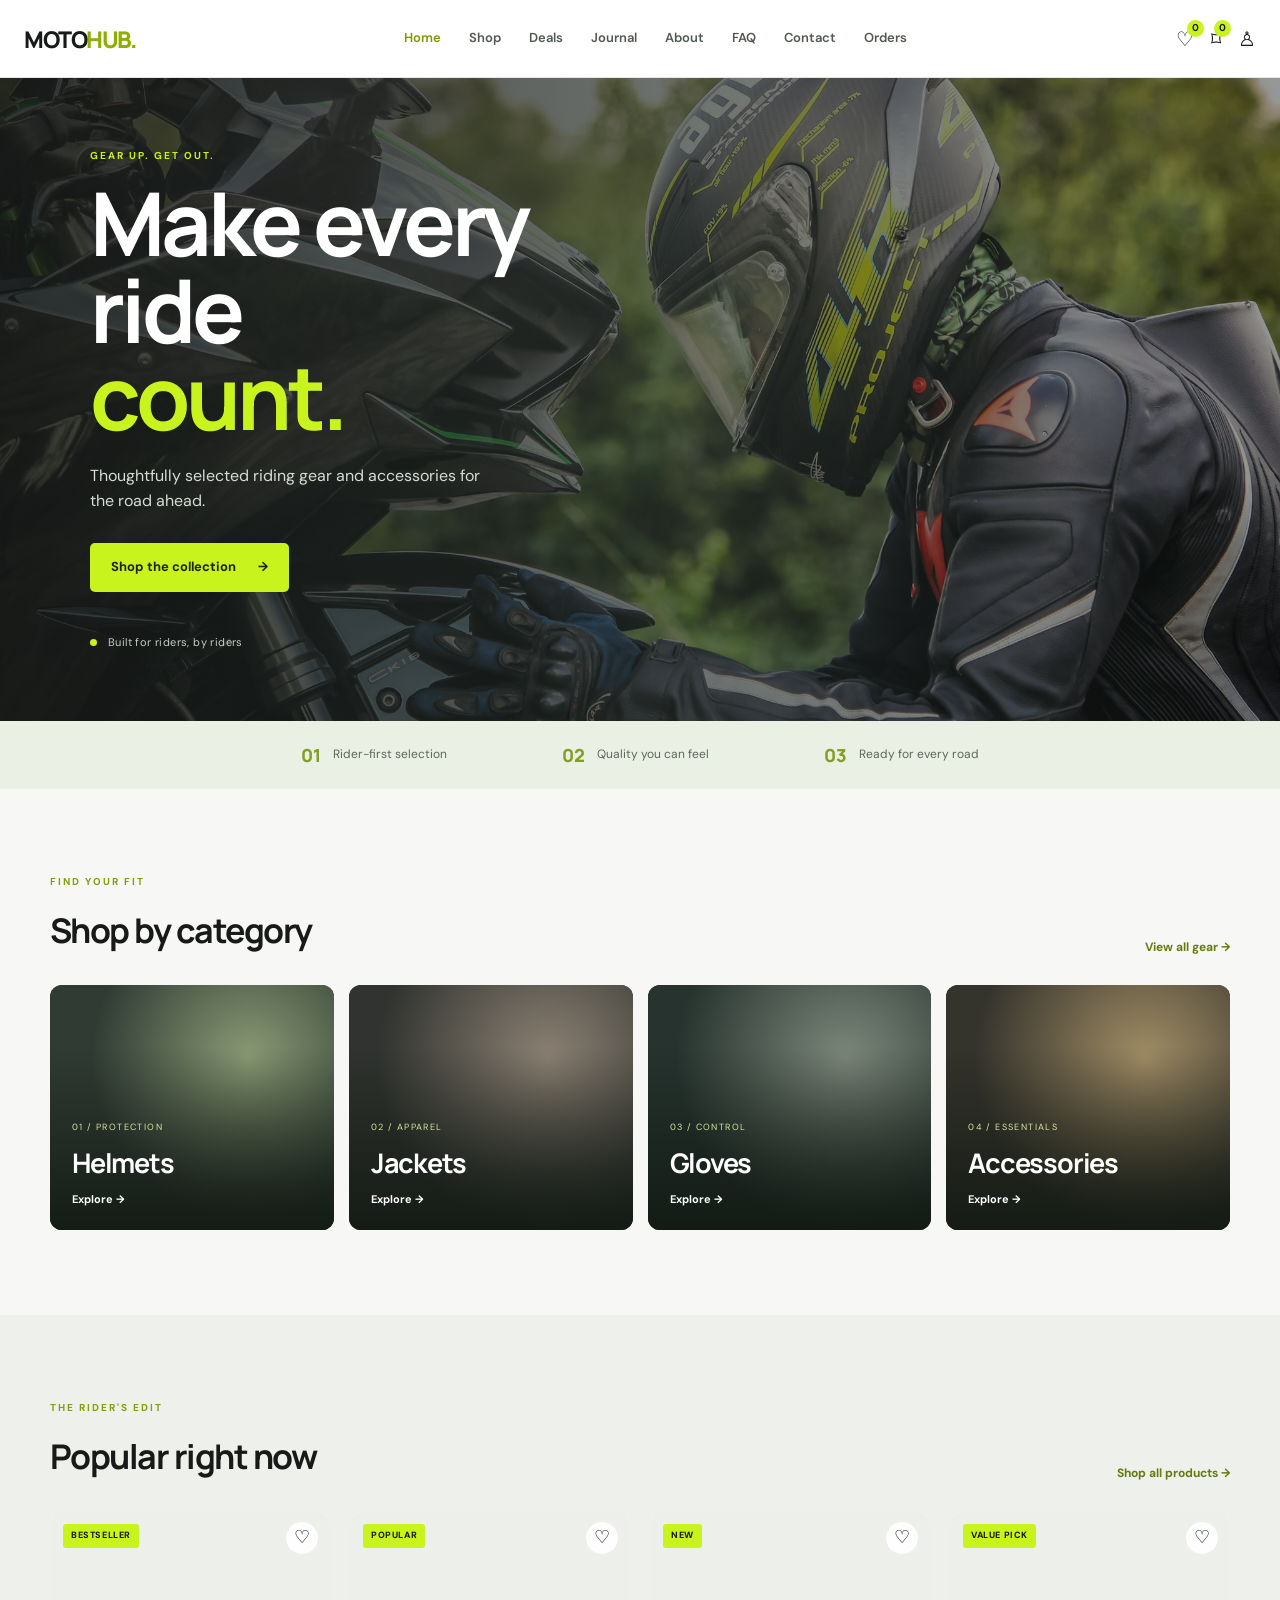
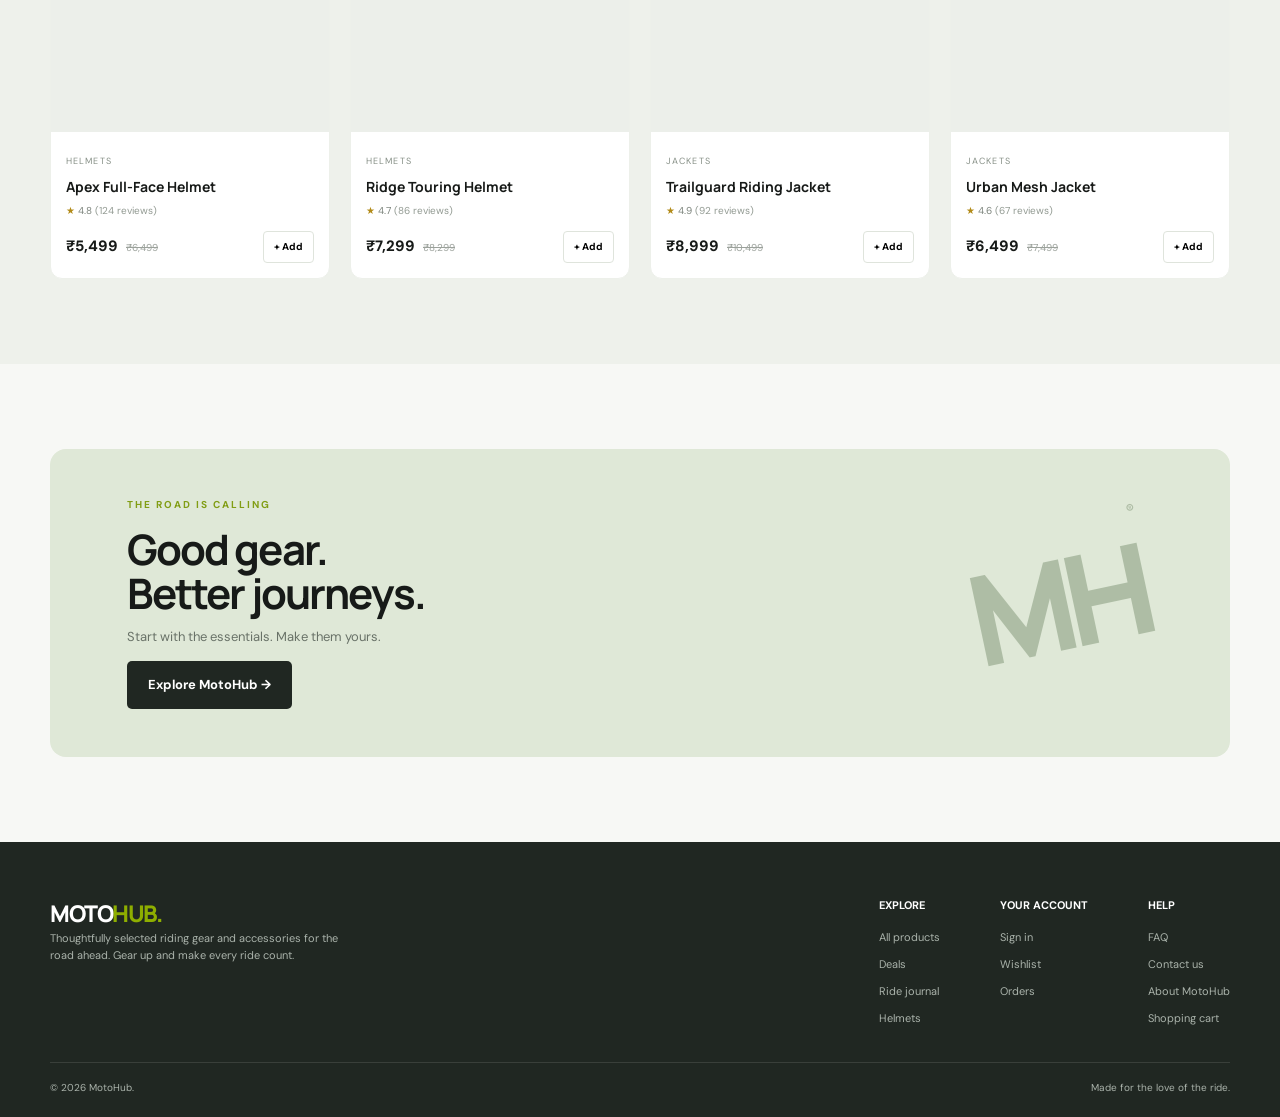
<file: index.html>
<!DOCTYPE html>
<html lang="en">
<head>
  <meta charset="UTF-8"><meta name="viewport" content="width=device-width, initial-scale=1.0">
  <meta name="description" content="MotoHub — motorcycle gear and riding essentials.">
  <title>MotoHub | Ride Ready</title><link rel="stylesheet" href="css/style.css">
</head>
<body data-page="home">
  <div id="site-header"></div>
  <main>
    <section class="hero">
      <div class="hero-content">
        <span class="eyebrow">GEAR UP. GET OUT.</span>
        <h1>Make every ride<br><em>count.</em></h1>
        <p>Thoughtfully selected riding gear and accessories for the road ahead.</p>
        <a class="btn btn-light" href="pages/products.html">Shop the collection <span>→</span></a>
        <div class="hero-note"><span class="live-dot"></span> Built for riders, by riders</div>
      </div>
      <!-- <div class="hero-art"><div class="hero-ring"></div><div class="hero-label">MOTO<br>HUB<span>®</span></div></div> -->
    </section>
    <section class="trust-strip">
      <div><strong>01</strong><span>Rider-first selection</span></div><div><strong>02</strong><span>Quality you can feel</span></div><div><strong>03</strong><span>Ready for every road</span></div>
    </section>
    <section class="section container">
      <div class="section-heading"><div><span class="eyebrow">FIND YOUR FIT</span><h2>Shop by category</h2></div><a class="text-link" href="pages/products.html">View all gear →</a></div>
      <div class="category-grid">
        <a class="category-card category-helmet" href="pages/products.html?category=Helmets"><span>01 / PROTECTION</span><h3>Helmets</h3><b>Explore →</b></a>
        <a class="category-card category-jacket" href="pages/products.html?category=Jackets"><span>02 / APPAREL</span><h3>Jackets</h3><b>Explore →</b></a>
        <a class="category-card category-gloves" href="pages/products.html?category=Gloves"><span>03 / CONTROL</span><h3>Gloves</h3><b>Explore →</b></a>
        <a class="category-card category-accessory" href="pages/products.html?category=Accessories"><span>04 / ESSENTIALS</span><h3>Accessories</h3><b>Explore →</b></a>
      </div>
    </section>
    <section class="section featured-section"><div class="container">
      <div class="section-heading"><div><span class="eyebrow">THE RIDER'S EDIT</span><h2>Popular right now</h2></div><a class="text-link" href="pages/products.html">Shop all products →</a></div>
      <div id="featured-products" class="product-grid"></div>
    </div></section>
    <section class="wide-promo container"><div><span class="eyebrow">THE ROAD IS CALLING</span><h2>Good gear.<br>Better journeys.</h2><p>Start with the essentials. Make them yours.</p><a href="pages/products.html" class="btn btn-dark">Explore MotoHub →</a></div><div class="promo-mark">MH<span>®</span></div></section>
  </main>
  <div id="site-footer"></div>
  <script src="js/products.js"></script><script src="js/app.js"></script>
</body></html>
</file>
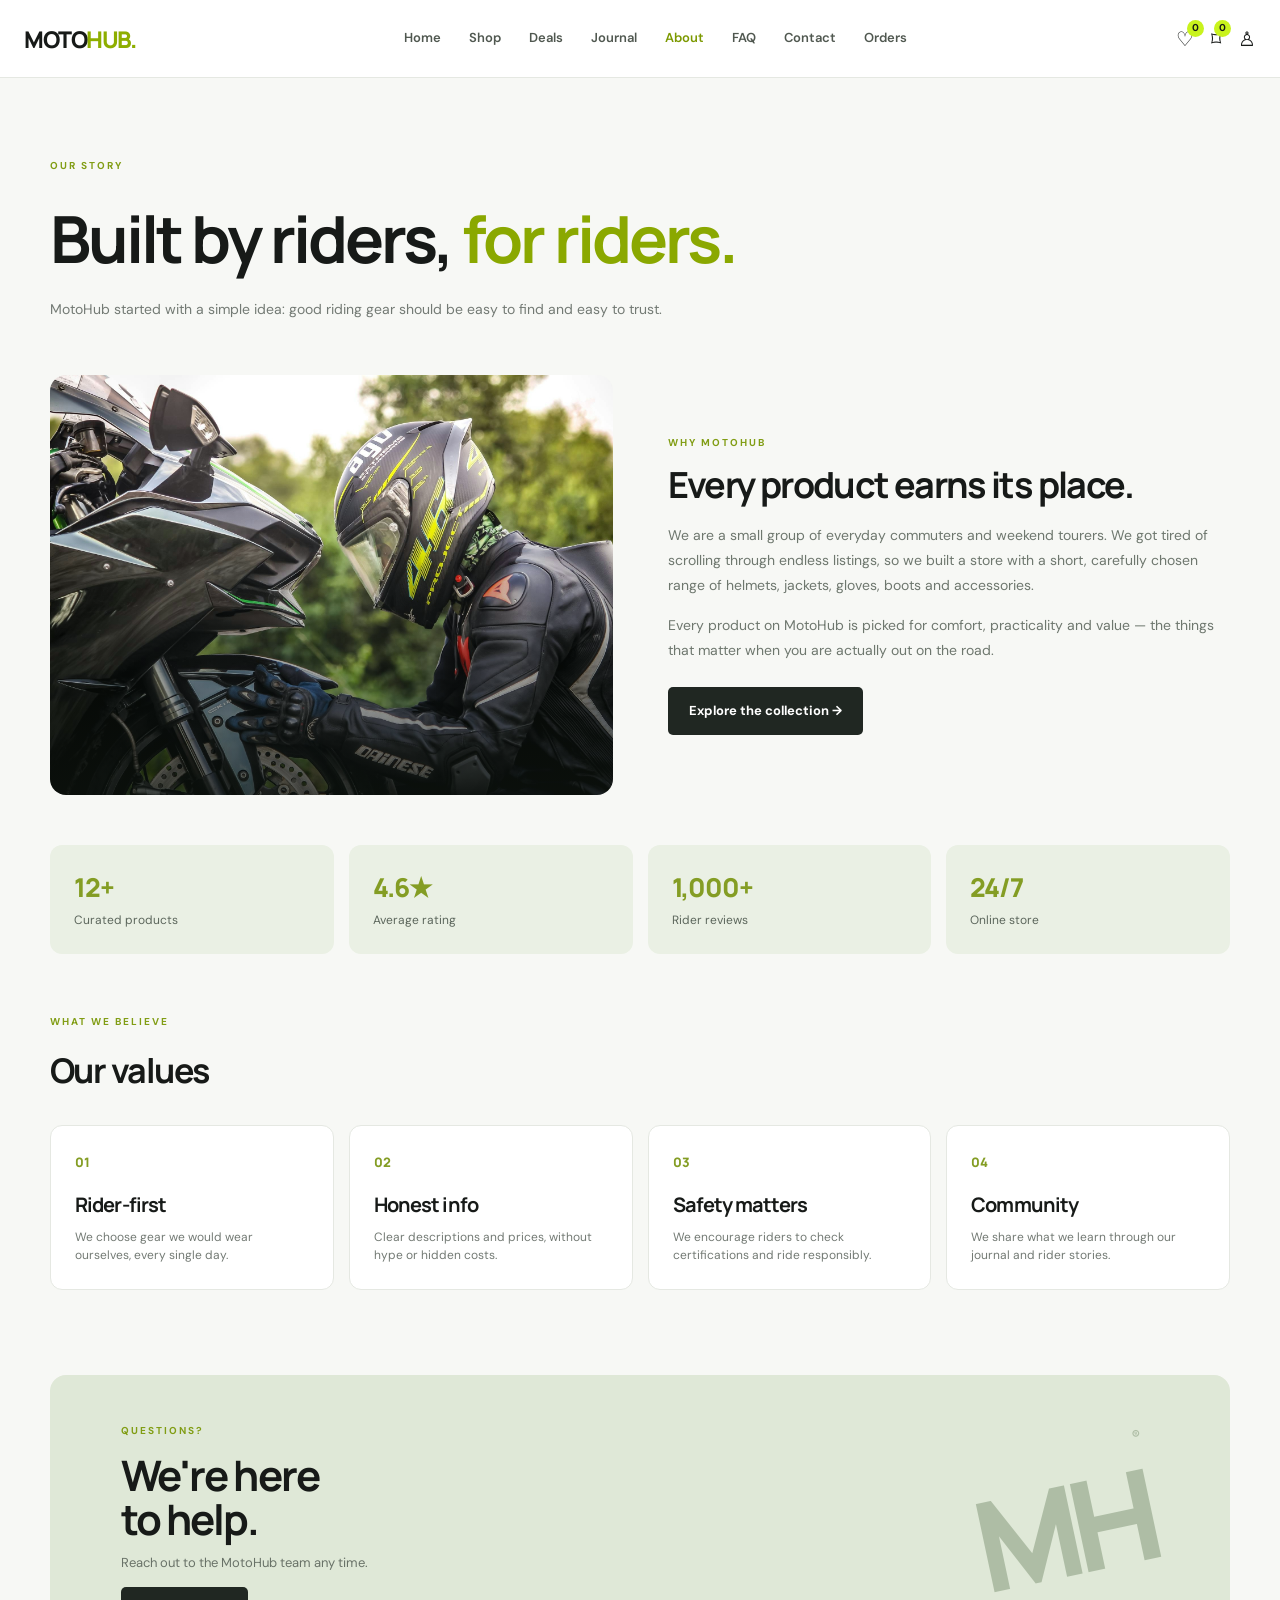
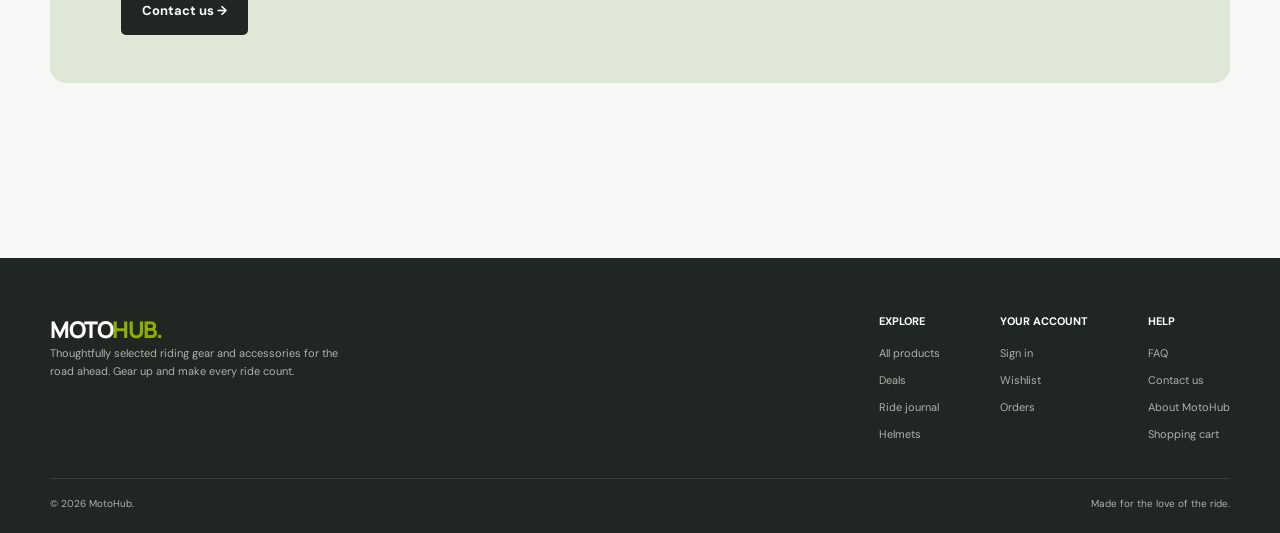
<file: pages/about.html>
<!DOCTYPE html>
<html lang="en">

<head>
    <meta charset="UTF-8">
    <meta name="viewport" content="width=device-width, initial-scale=1.0">
    <title>About Us | MotoHub</title>
    <link rel="stylesheet" href="../css/style.css">
</head>

<body data-page="about">
    <div id="site-header"></div>
    <main class="container page-main">
        <div class="page-intro"><span class="eyebrow">OUR STORY</span>
            <h1>Built by riders, <em>for riders.</em></h1>
            <p>MotoHub started with a simple idea: good riding gear should be easy to find and easy to trust.</p>
        </div>
        <section class="about-split">
            <div class="about-image"></div>
            <div class="about-copy">
                <span class="eyebrow">WHY MOTOHUB</span>
                <h2>Every product earns its place.</h2>
                <p>We are a small group of everyday commuters and weekend tourers. We got tired of scrolling through endless listings, so we built a store with a short, carefully chosen range of helmets, jackets, gloves, boots and accessories.</p>
                <p>Every product on MotoHub is picked for comfort, practicality and value — the things that matter when you are actually out on the road.</p>
                <a class="btn btn-dark" href="products.html">Explore the collection →</a>
            </div>
        </section>
        <section class="stats-grid">
            <div><strong>12+</strong><span>Curated products</span></div>
            <div><strong>4.6★</strong><span>Average rating</span></div>
            <div><strong>1,000+</strong><span>Rider reviews</span></div>
            <div><strong>24/7</strong><span>Online store</span></div>
        </section>
        <section class="section-sm">
            <div class="section-heading">
                <div><span class="eyebrow">WHAT WE BELIEVE</span>
                    <h2>Our values</h2>
                </div>
            </div>
            <div class="value-grid">
                <div class="value-card"><span>01</span>
                    <h3>Rider-first</h3>
                    <p>We choose gear we would wear ourselves, every single day.</p>
                </div>
                <div class="value-card"><span>02</span>
                    <h3>Honest info</h3>
                    <p>Clear descriptions and prices, without hype or hidden costs.</p>
                </div>
                <div class="value-card"><span>03</span>
                    <h3>Safety matters</h3>
                    <p>We encourage riders to check certifications and ride responsibly.</p>
                </div>
                <div class="value-card"><span>04</span>
                    <h3>Community</h3>
                    <p>We share what we learn through our journal and rider stories.</p>
                </div>
            </div>
        </section>
        <section class="wide-promo">
            <div><span class="eyebrow">QUESTIONS?</span>
                <h2>We're here<br>to help.</h2>
                <p>Reach out to the MotoHub team any time.</p><a href="contact.html" class="btn btn-dark">Contact us →</a>
            </div>
            <div class="promo-mark">MH<span>®</span></div>
        </section>
    </main>
    <div id="site-footer"></div>
    <script src="../js/products.js"></script>
    <script src="../js/app.js"></script>
</body>

</html>
</file>
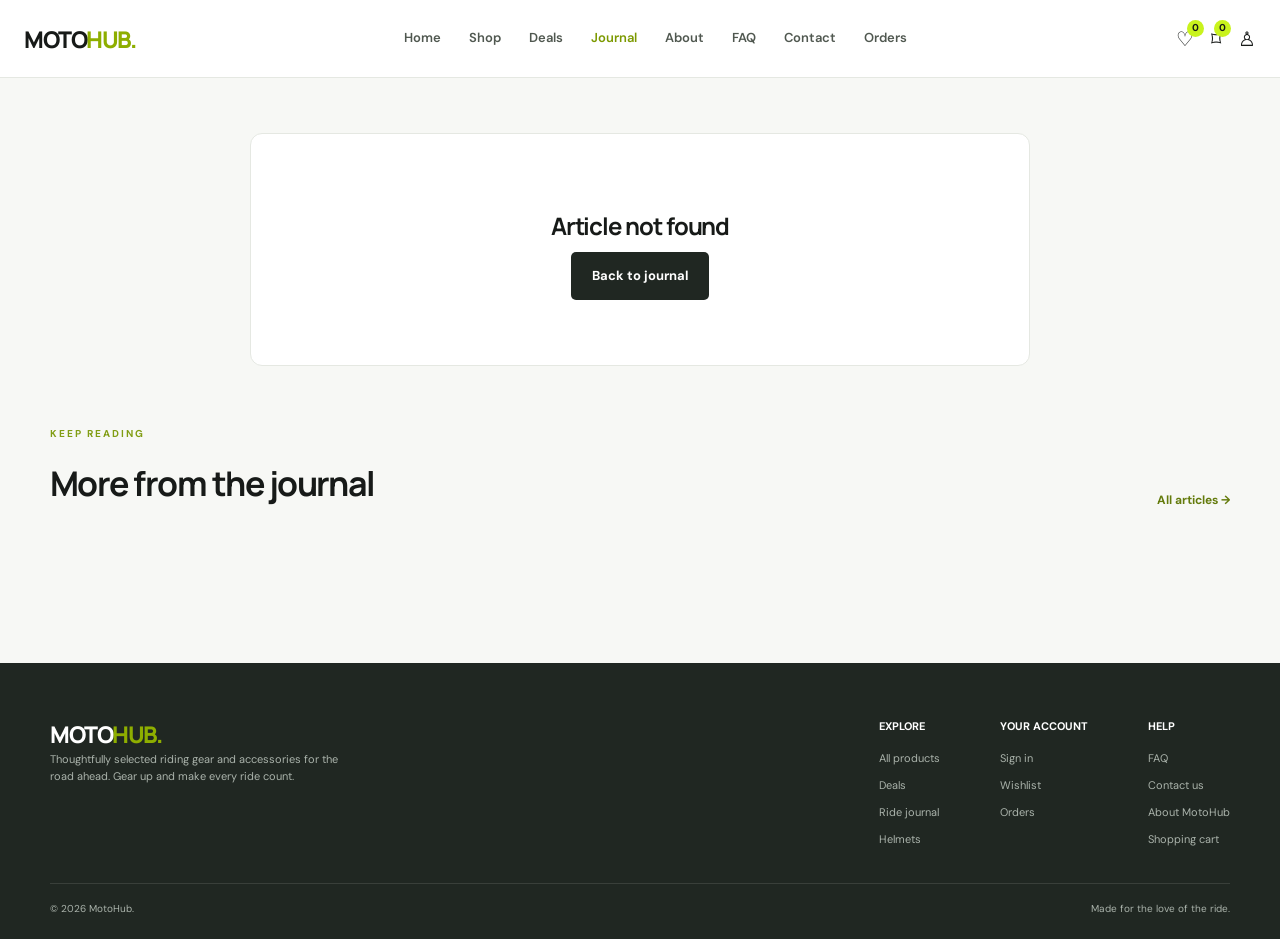
<file: pages/article.html>
<!DOCTYPE html>
<html lang="en">

<head>
    <meta charset="UTF-8">
    <meta name="viewport" content="width=device-width, initial-scale=1.0">
    <title>Article | MotoHub</title>
    <link rel="stylesheet" href="../css/style.css">
</head>

<body data-page="article">
    <div id="site-header"></div>
    <main class="container page-main">
        <article id="article" class="article"></article>
        <section class="section-sm">
            <div class="section-heading">
                <div><span class="eyebrow">KEEP READING</span>
                    <h2>More from the journal</h2>
                </div><a class="text-link" href="journal.html">All articles →</a>
            </div>
            <div id="related-posts" class="post-grid"></div>
        </section>
    </main>
    <div id="site-footer"></div>
    <script src="../js/products.js"></script>
    <script src="../js/app.js"></script>
</body>

</html>
</file>
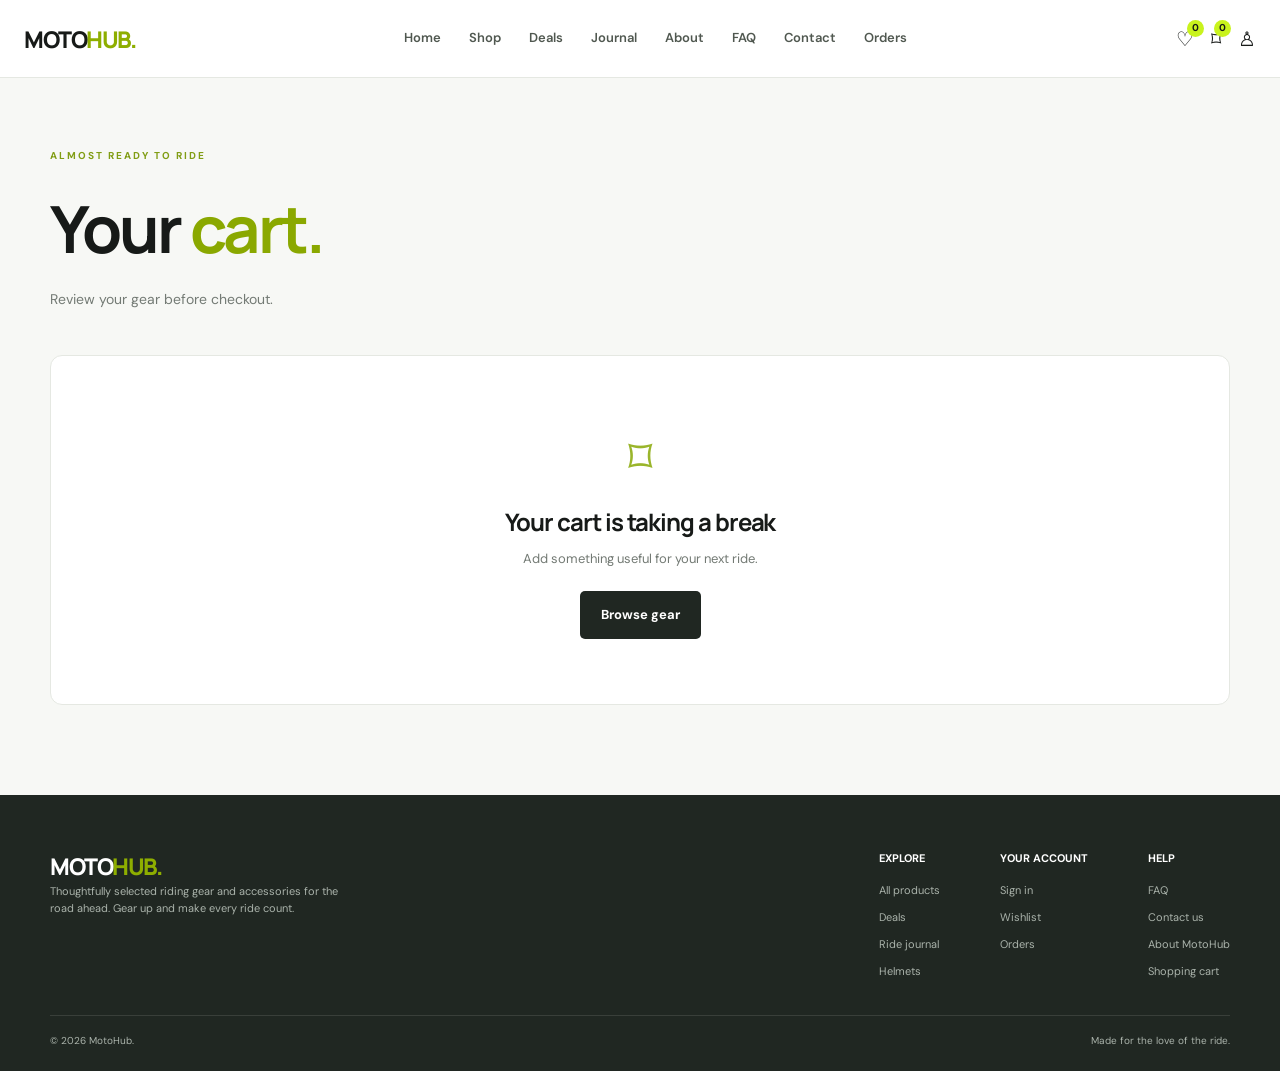
<file: pages/cart.html>
<!DOCTYPE html>
<html lang="en">

<head>
    <meta charset="UTF-8">
    <meta name="viewport" content="width=device-width, initial-scale=1.0">
    <title>Your Cart | MotoHub</title>
    <link rel="stylesheet" href="../css/style.css">
</head>

<body data-page="cart">
    <div id="site-header"></div>
    <main class="container page-main">
        <div class="page-intro compact"><span class="eyebrow">ALMOST READY TO RIDE</span>
            <h1>Your <em>cart.</em></h1>
            <p>Review your gear before checkout.</p>
        </div>
        <div id="cart-content" class="cart-layout"></div>
    </main>
    <div id="site-footer"></div>
    <script src="../js/products.js"></script>
    <script src="../js/app.js"></script>
</body>

</html>
</file>
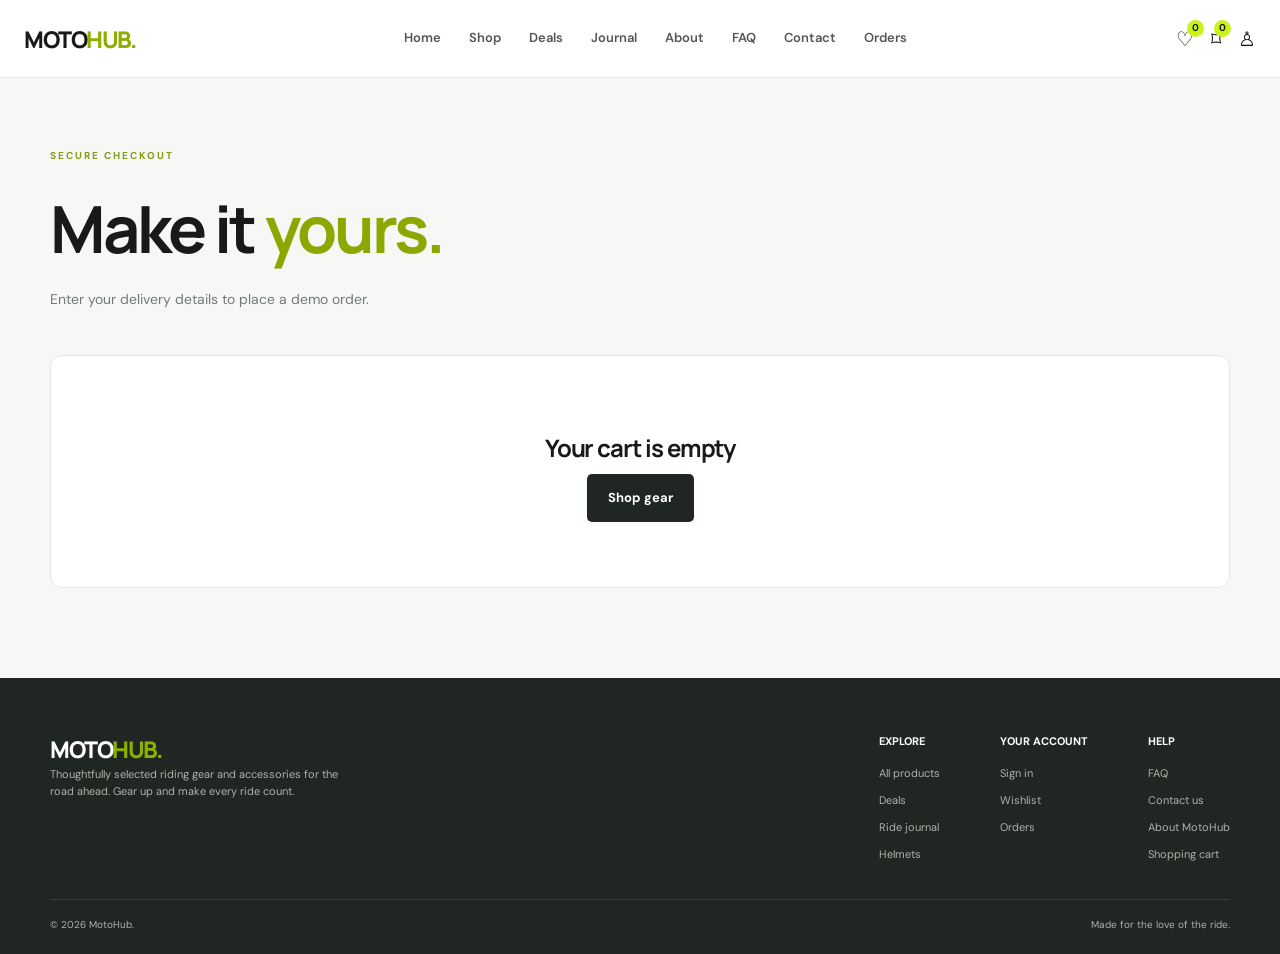
<file: pages/checkout.html>
<!DOCTYPE html>
<html lang="en">

<head>
    <meta charset="UTF-8">
    <meta name="viewport" content="width=device-width, initial-scale=1.0">
    <title>Checkout | MotoHub</title>
    <link rel="stylesheet" href="../css/style.css">
</head>

<body data-page="checkout">
    <div id="site-header"></div>
    <main class="container page-main">
        <div class="page-intro compact"><span class="eyebrow">SECURE CHECKOUT</span>
            <h1>Make it <em>yours.</em></h1>
            <p>Enter your delivery details to place a demo order.</p>
        </div>
        <div id="checkout-content"></div>
    </main>
    <div id="site-footer"></div>
    <script src="../js/products.js"></script>
    <script src="../js/app.js"></script>
</body>

</html>
</file>
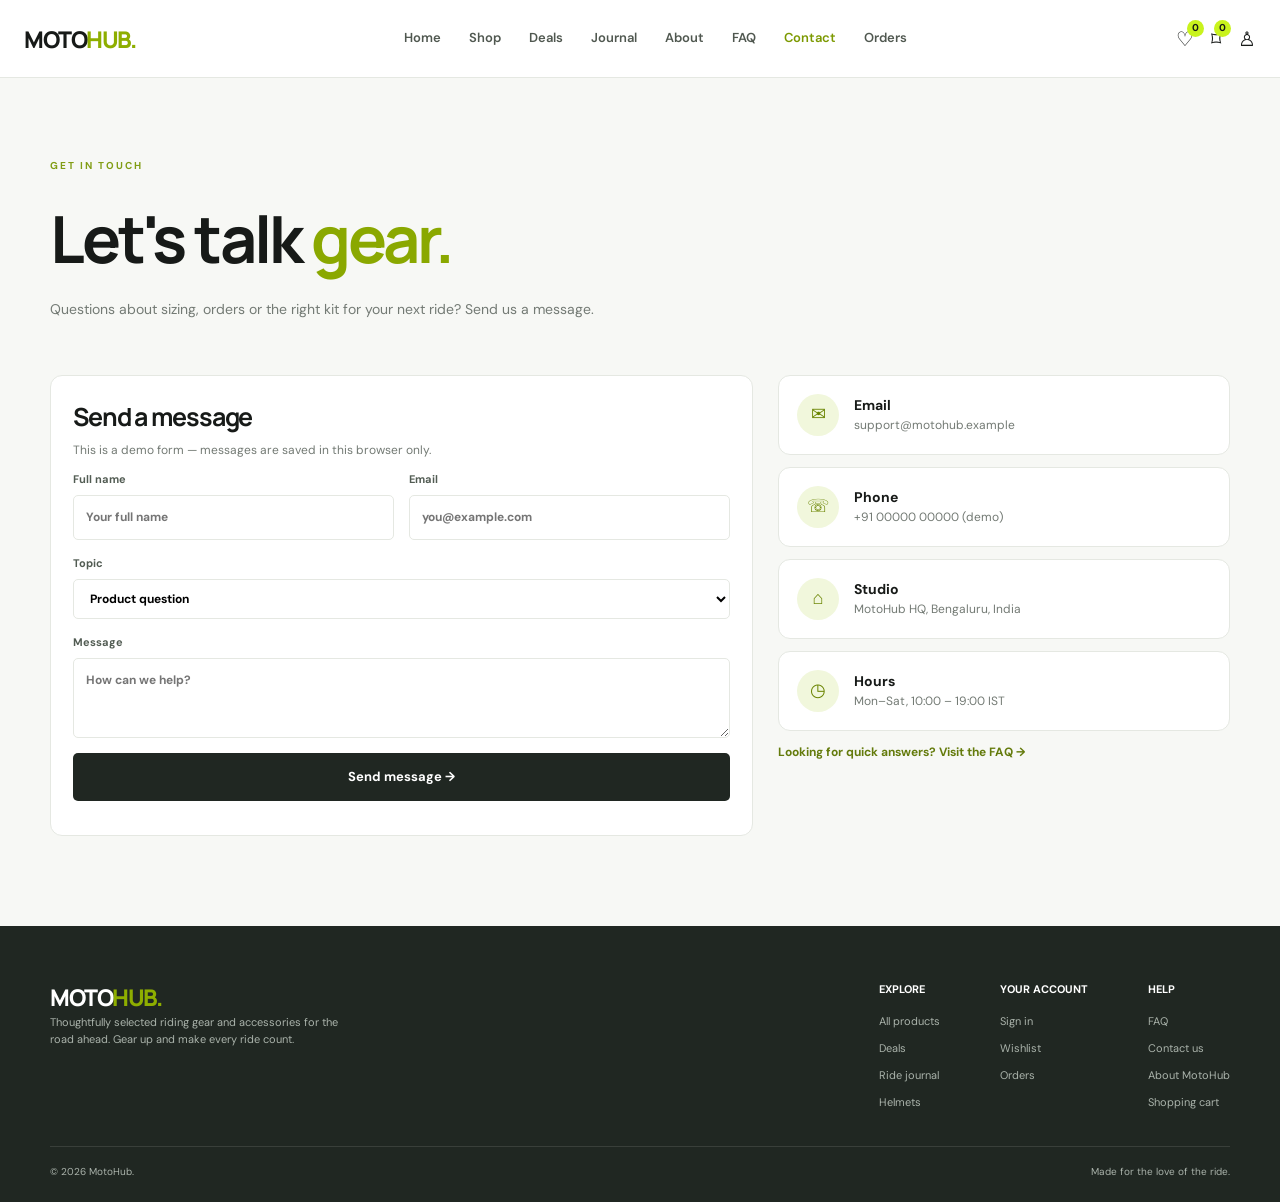
<file: pages/contact.html>
<!DOCTYPE html>
<html lang="en">

<head>
    <meta charset="UTF-8">
    <meta name="viewport" content="width=device-width, initial-scale=1.0">
    <title>Contact Us | MotoHub</title>
    <link rel="stylesheet" href="../css/style.css">
</head>

<body data-page="contact">
    <div id="site-header"></div>
    <main class="container page-main">
        <div class="page-intro"><span class="eyebrow">GET IN TOUCH</span>
            <h1>Let's talk <em>gear.</em></h1>
            <p>Questions about sizing, orders or the right kit for your next ride? Send us a message.</p>
        </div>
        <div class="contact-layout">
            <form id="contact-form" class="form-card">
                <h2>Send a message</h2>
                <p class="muted">This is a demo form — messages are saved in this browser only.</p>
                <div class="checkout-form">
                    <label>Full name<input name="name" required minlength="2" placeholder="Your full name"></label>
                    <label>Email<input name="email" type="email" required placeholder="you@example.com"></label>
                    <label class="full-field">Topic<select name="topic">
                            <option>Product question</option>
                            <option>Order &amp; delivery</option>
                            <option>Returns</option>
                            <option>Something else</option>
                        </select></label>
                    <label class="full-field">Message<textarea name="message" required minlength="10" placeholder="How can we help?"></textarea></label>
                    <button class="btn btn-dark" type="submit">Send message →</button>
                </div>
                <p id="contact-message" class="form-message success" aria-live="polite"></p>
            </form>
            <aside class="contact-info">
                <div class="info-card"><span class="info-icon">✉</span>
                    <div><strong>Email</strong><span>support@motohub.example</span></div>
                </div>
                <div class="info-card"><span class="info-icon">☏</span>
                    <div><strong>Phone</strong><span>+91 00000 00000 (demo)</span></div>
                </div>
                <div class="info-card"><span class="info-icon">⌂</span>
                    <div><strong>Studio</strong><span>MotoHub HQ, Bengaluru, India</span></div>
                </div>
                <div class="info-card"><span class="info-icon">◷</span>
                    <div><strong>Hours</strong><span>Mon–Sat, 10:00 – 19:00 IST</span></div>
                </div>
                <a class="text-link" href="faq.html">Looking for quick answers? Visit the FAQ →</a>
            </aside>
        </div>
    </main>
    <div id="site-footer"></div>
    <script src="../js/products.js"></script>
    <script src="../js/app.js"></script>
</body>

</html>
</file>
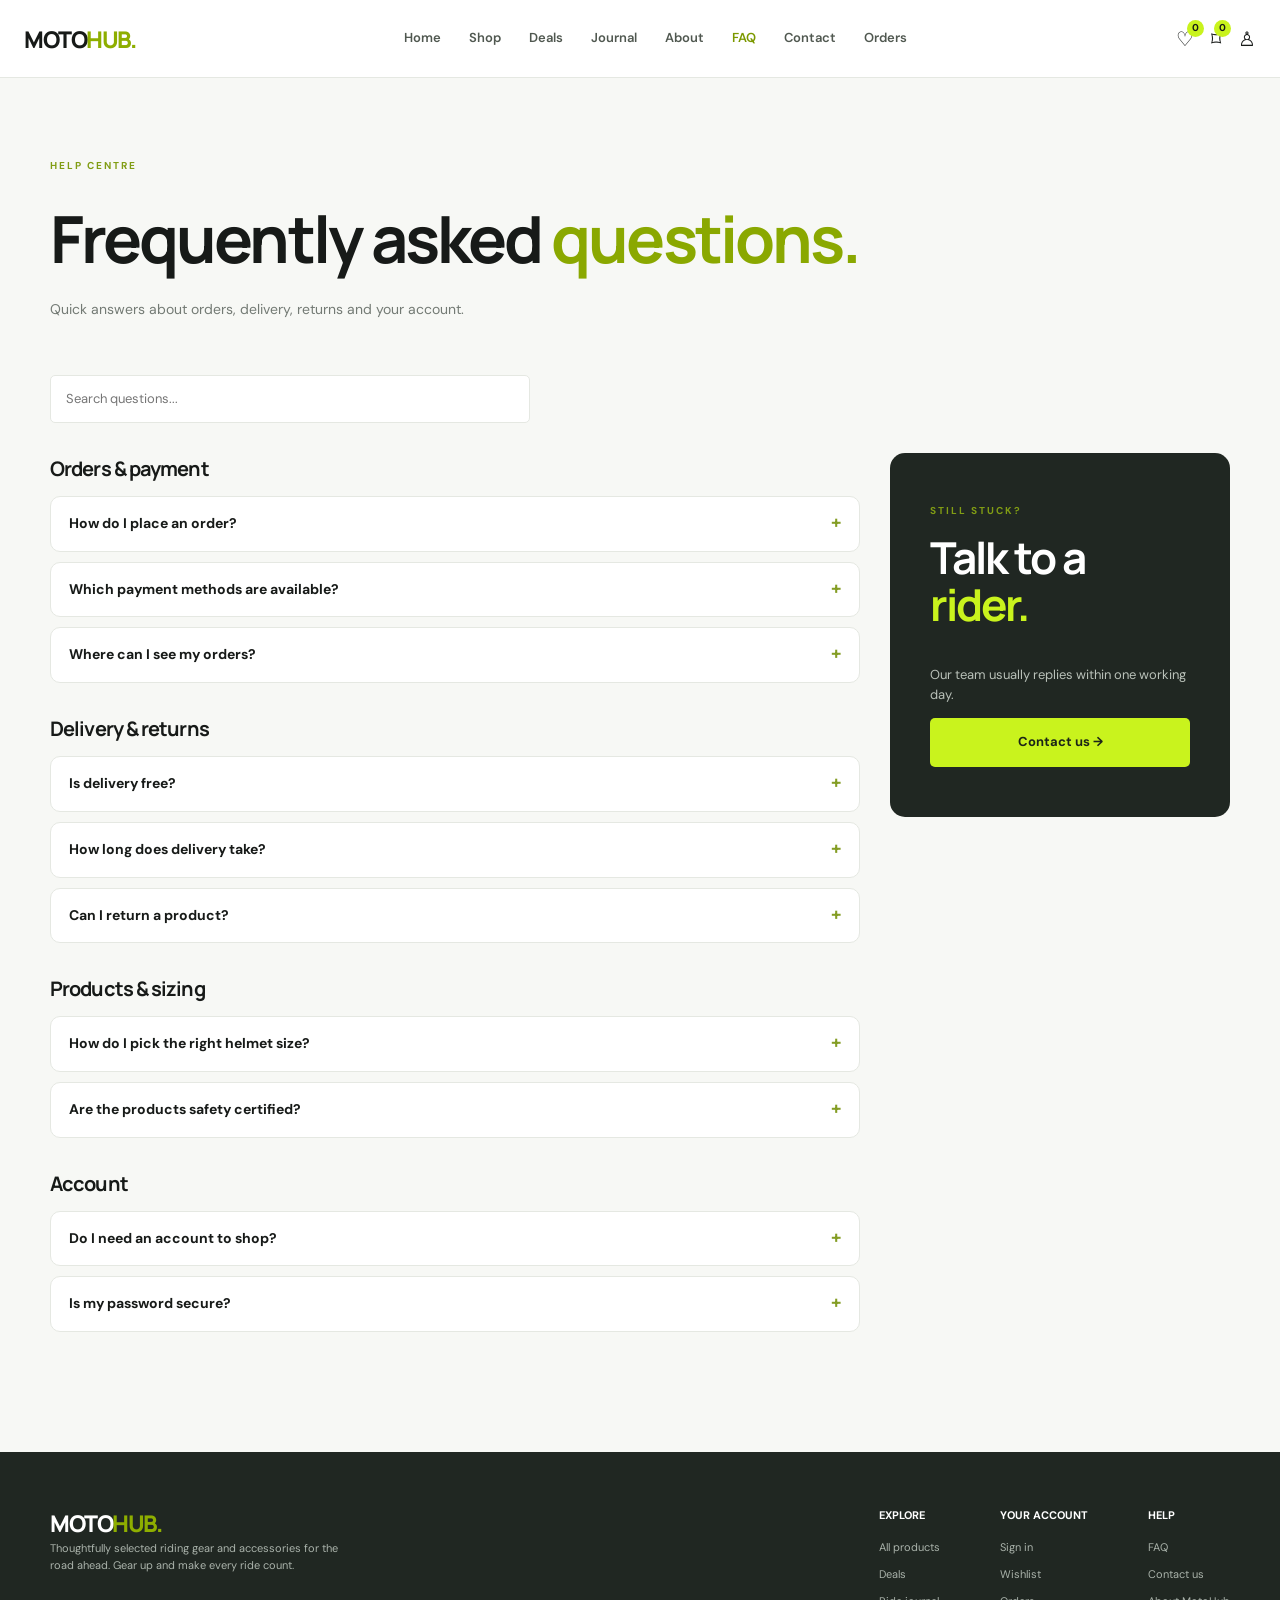
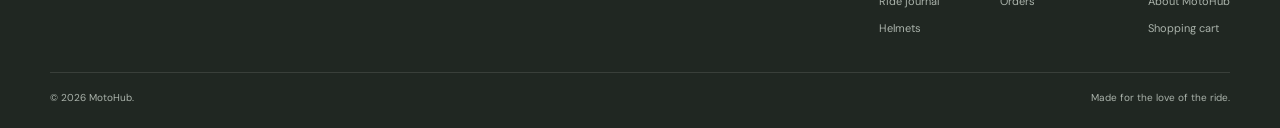
<file: pages/faq.html>
<!DOCTYPE html>
<html lang="en">

<head>
    <meta charset="UTF-8">
    <meta name="viewport" content="width=device-width, initial-scale=1.0">
    <title>FAQ | MotoHub</title>
    <link rel="stylesheet" href="../css/style.css">
</head>

<body data-page="faq">
    <div id="site-header"></div>
    <main class="container page-main">
        <div class="page-intro"><span class="eyebrow">HELP CENTRE</span>
            <h1>Frequently asked <em>questions.</em></h1>
            <p>Quick answers about orders, delivery, returns and your account.</p>
        </div>
        <input id="faq-search" class="search-input faq-search" type="search" placeholder="Search questions..." aria-label="Search FAQ">
        <div class="faq-layout">
            <div>
            <section class="faq-group">
                <h2>Orders &amp; payment</h2>
                <details><summary>How do I place an order?</summary><p>Add products to your cart, open the cart and select <strong>Continue to checkout</strong>. Fill in your delivery details and place the demo order.</p></details>
                <details><summary>Which payment methods are available?</summary><p>This demo store shows Cash on Delivery and UPI options. No real payment is ever taken.</p></details>
                <details><summary>Where can I see my orders?</summary><p>Open <a class="text-link" href="orders.html">Orders</a> in the navigation bar. Orders are saved in this browser only.</p></details>
            </section>
            <section class="faq-group">
                <h2>Delivery &amp; returns</h2>
                <details><summary>Is delivery free?</summary><p>Delivery is free on orders above ₹3,000. Smaller orders have a flat ₹99 delivery charge.</p></details>
                <details><summary>How long does delivery take?</summary><p>In a real store, delivery would usually take 3–7 working days depending on your PIN code. This demo does not ship products.</p></details>
                <details><summary>Can I return a product?</summary><p>Our demo policy allows returns of unused gear within 7 days. Contact us with your order ID to start a return.</p></details>
            </section>
            <section class="faq-group">
                <h2>Products &amp; sizing</h2>
                <details><summary>How do I pick the right helmet size?</summary><p>Measure around your head just above the eyebrows and compare with the brand's size chart. Read our <a class="text-link" href="article.html?id=1">helmet guide</a> for more tips.</p></details>
                <details><summary>Are the products safety certified?</summary><p>Product listings are sample content. Always check the actual certification of any safety gear before purchase.</p></details>
            </section>
            <section class="faq-group">
                <h2>Account</h2>
                <details><summary>Do I need an account to shop?</summary><p>No. You can browse, save a wishlist and place demo orders without an account.</p></details>
                <details><summary>Is my password secure?</summary><p>Demo accounts are stored in your browser's localStorage and are <strong>not secure</strong>. Never use a real password.</p></details>
            </section>
            <div id="faq-empty" class="empty-panel hidden"><h2>No matching questions</h2><p>Try different keywords or contact our team.</p></div>
            </div>
            <aside class="auth-aside faq-aside"><span class="eyebrow">STILL STUCK?</span>
                <h1>Talk to a <em>rider.</em></h1>
                <p>Our team usually replies within one working day.</p>
                <a class="btn btn-light" href="contact.html">Contact us →</a>
            </aside>
        </div>
    </main>
    <div id="site-footer"></div>
    <script src="../js/products.js"></script>
    <script src="../js/app.js"></script>
</body>

</html>
</file>
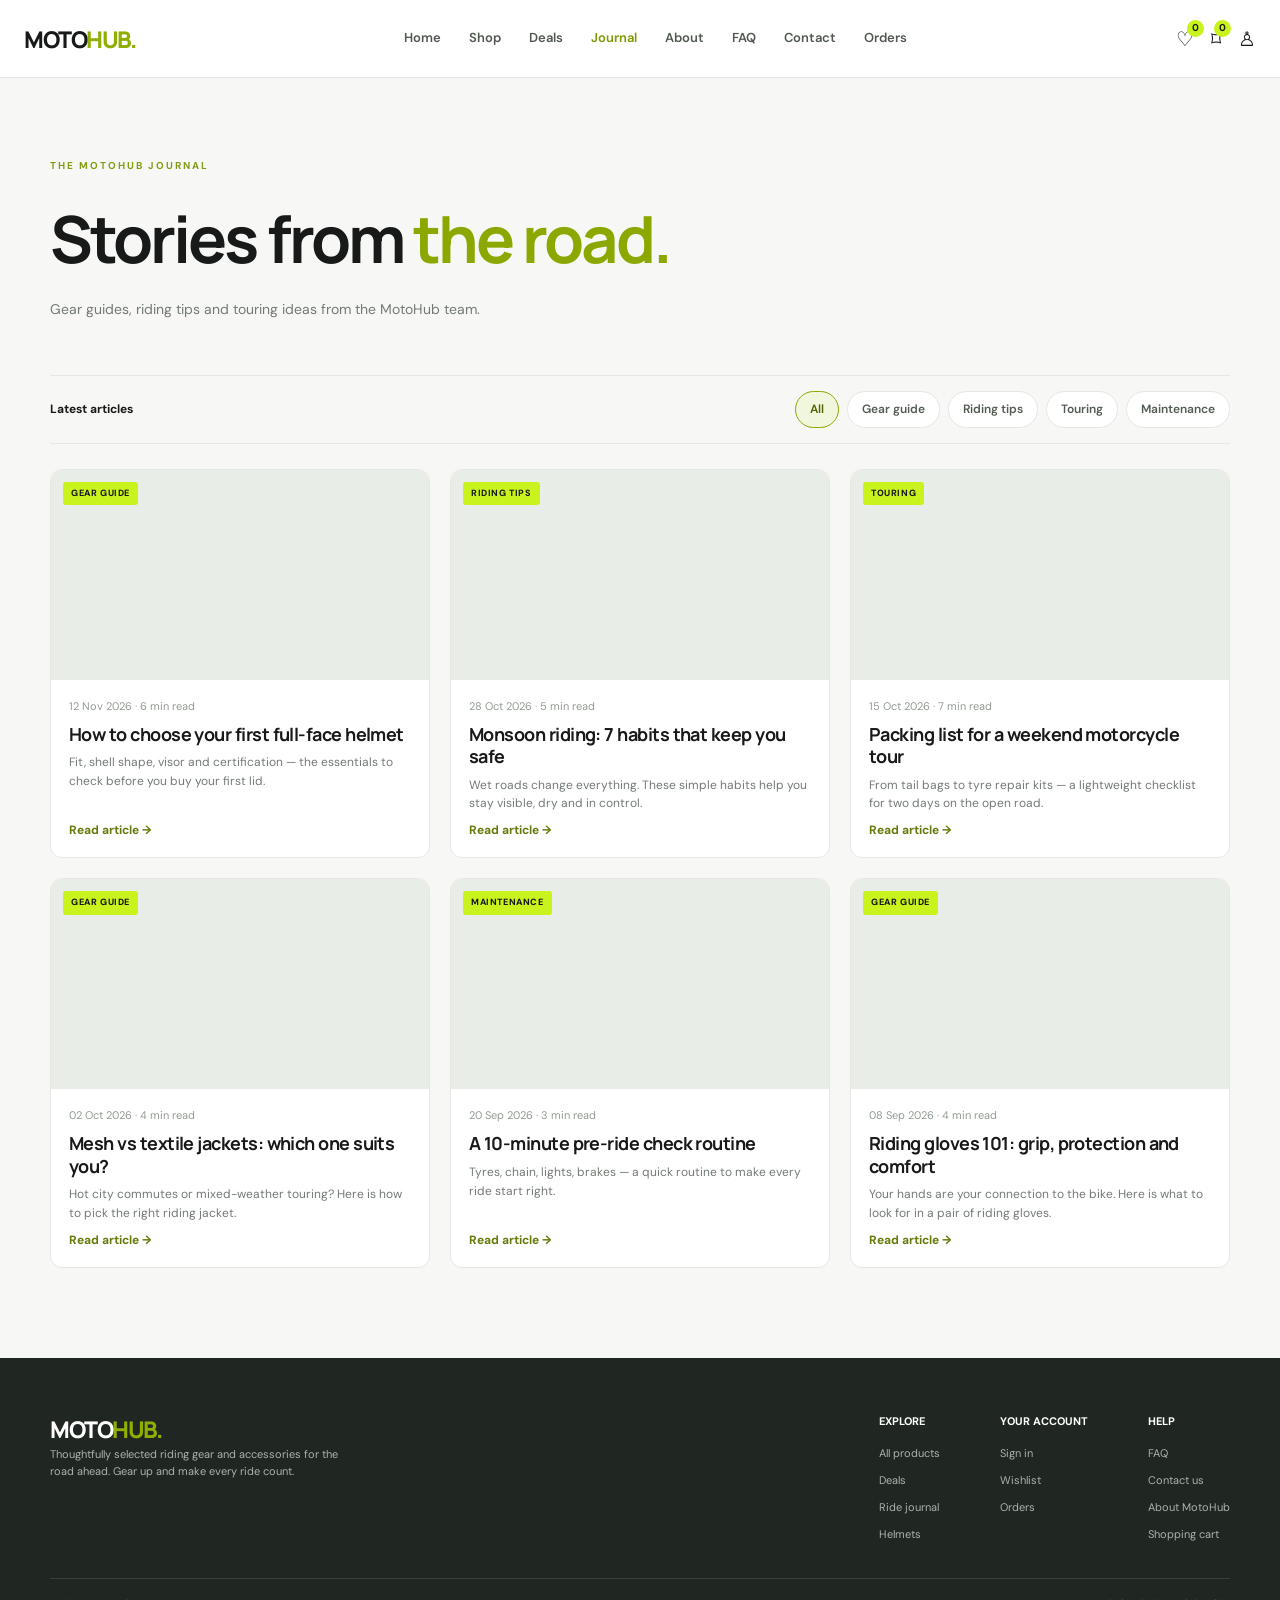
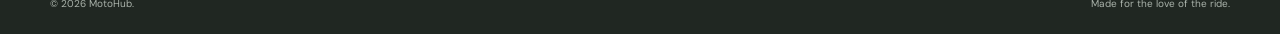
<file: pages/journal.html>
<!DOCTYPE html>
<html lang="en">

<head>
    <meta charset="UTF-8">
    <meta name="viewport" content="width=device-width, initial-scale=1.0">
    <title>Ride Journal | MotoHub</title>
    <link rel="stylesheet" href="../css/style.css">
</head>

<body data-page="journal">
    <div id="site-header"></div>
    <main class="container page-main">
        <div class="page-intro"><span class="eyebrow">THE MOTOHUB JOURNAL</span>
            <h1>Stories from <em>the road.</em></h1>
            <p>Gear guides, riding tips and touring ideas from the MotoHub team.</p>
        </div>
        <div class="shop-toolbar">
            <div>Latest articles</div>
            <div id="journal-filters" class="chip-row"></div>
        </div>
        <div id="journal-posts" class="post-grid"></div>
    </main>
    <div id="site-footer"></div>
    <script src="../js/products.js"></script>
    <script src="../js/app.js"></script>
</body>

</html>
</file>
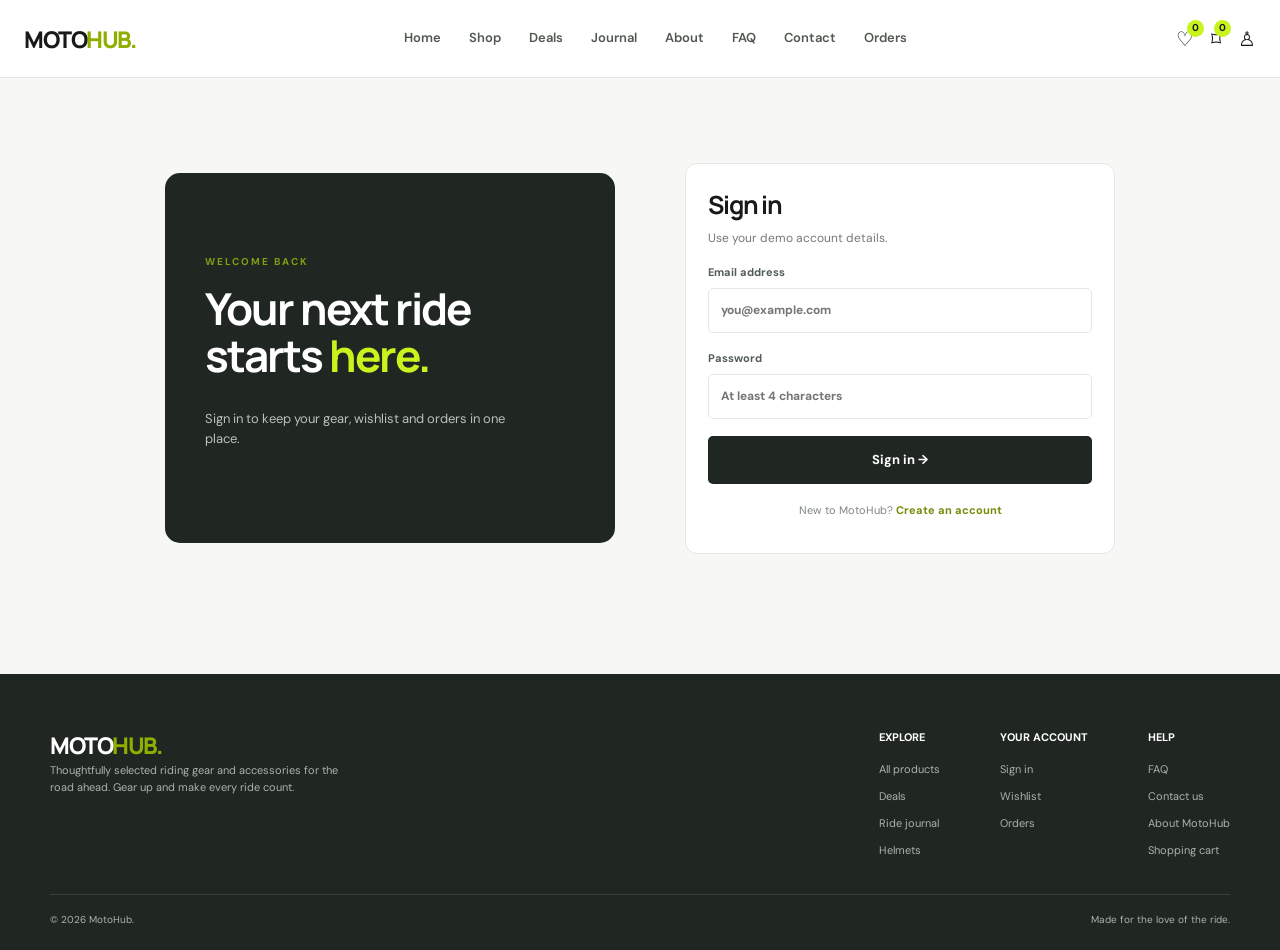
<file: pages/login.html>
<!DOCTYPE html>
<html lang="en">

<head>
    <meta charset="UTF-8">
    <meta name="viewport" content="width=device-width, initial-scale=1.0">
    <title>Sign in | MotoHub</title>
    <link rel="stylesheet" href="../css/style.css">
</head>

<body data-page="login">
    <div id="site-header"></div>
    <main class="container page-main">
        <div class="auth-wrap">
            <div class="auth-aside"><span class="eyebrow">WELCOME BACK</span>
                <h1>Your next ride<br>starts <em>here.</em></h1>
                <p>Sign in to keep your gear, wishlist and orders in one place.</p>
            </div>
            <form id="login-form" class="form-card">
                <h2>Sign in</h2>
                <p class="muted">Use your demo account details.</p><label>Email address<input type="email" name="email"
                        required placeholder="you@example.com"></label><label>Password<input type="password"
                        name="password" required minlength="4" placeholder="At least 4 characters"></label><button
                    class="btn btn-dark full" type="submit">Sign in →</button>
                <p class="form-note">New to MotoHub? <a href="register.html">Create an account</a></p>
                <p id="auth-message" class="form-message" aria-live="polite"></p>
            </form>
        </div>
    </main>
    <div id="site-footer"></div>
    <script src="../js/products.js"></script>
    <script src="../js/app.js"></script>
</body>

</html>
</file>
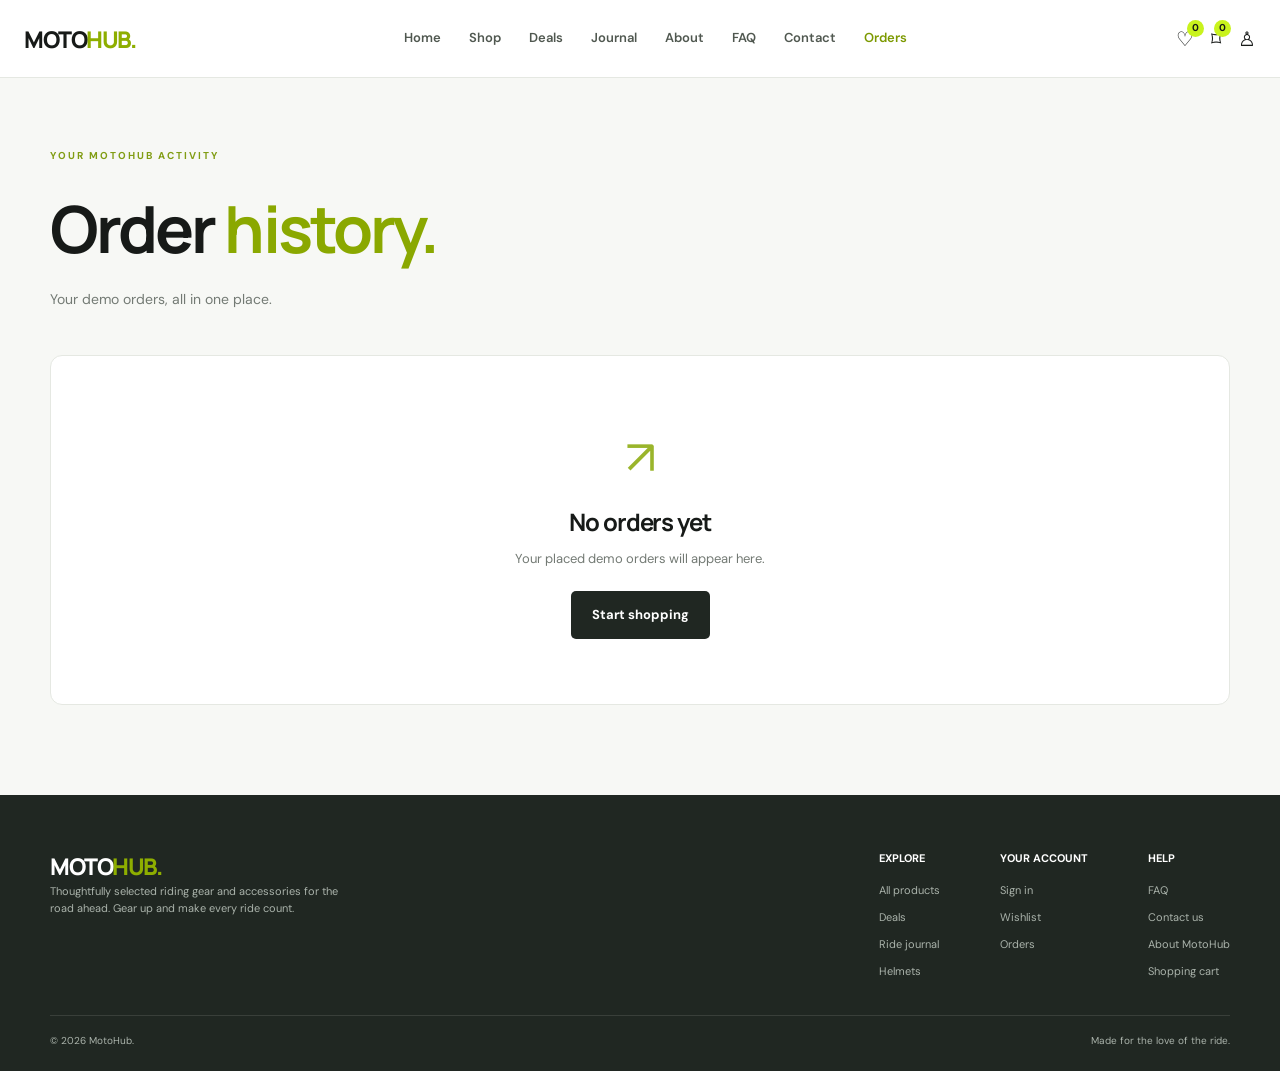
<file: pages/orders.html>
<!DOCTYPE html>
<html lang="en">

<head>
    <meta charset="UTF-8">
    <meta name="viewport" content="width=device-width, initial-scale=1.0">
    <title>Your Orders | MotoHub</title>
    <link rel="stylesheet" href="../css/style.css">
</head>

<body data-page="orders">
    <div id="site-header"></div>
    <main class="container page-main">
        <div class="page-intro compact"><span class="eyebrow">YOUR MOTOHUB ACTIVITY</span>
            <h1>Order <em>history.</em></h1>
            <p>Your demo orders, all in one place.</p>
        </div>
        <div id="orders-list"></div>
    </main>
    <div id="site-footer"></div>
    <script src="../js/products.js"></script>
    <script src="../js/app.js"></script>
</body>

</html>
</file>
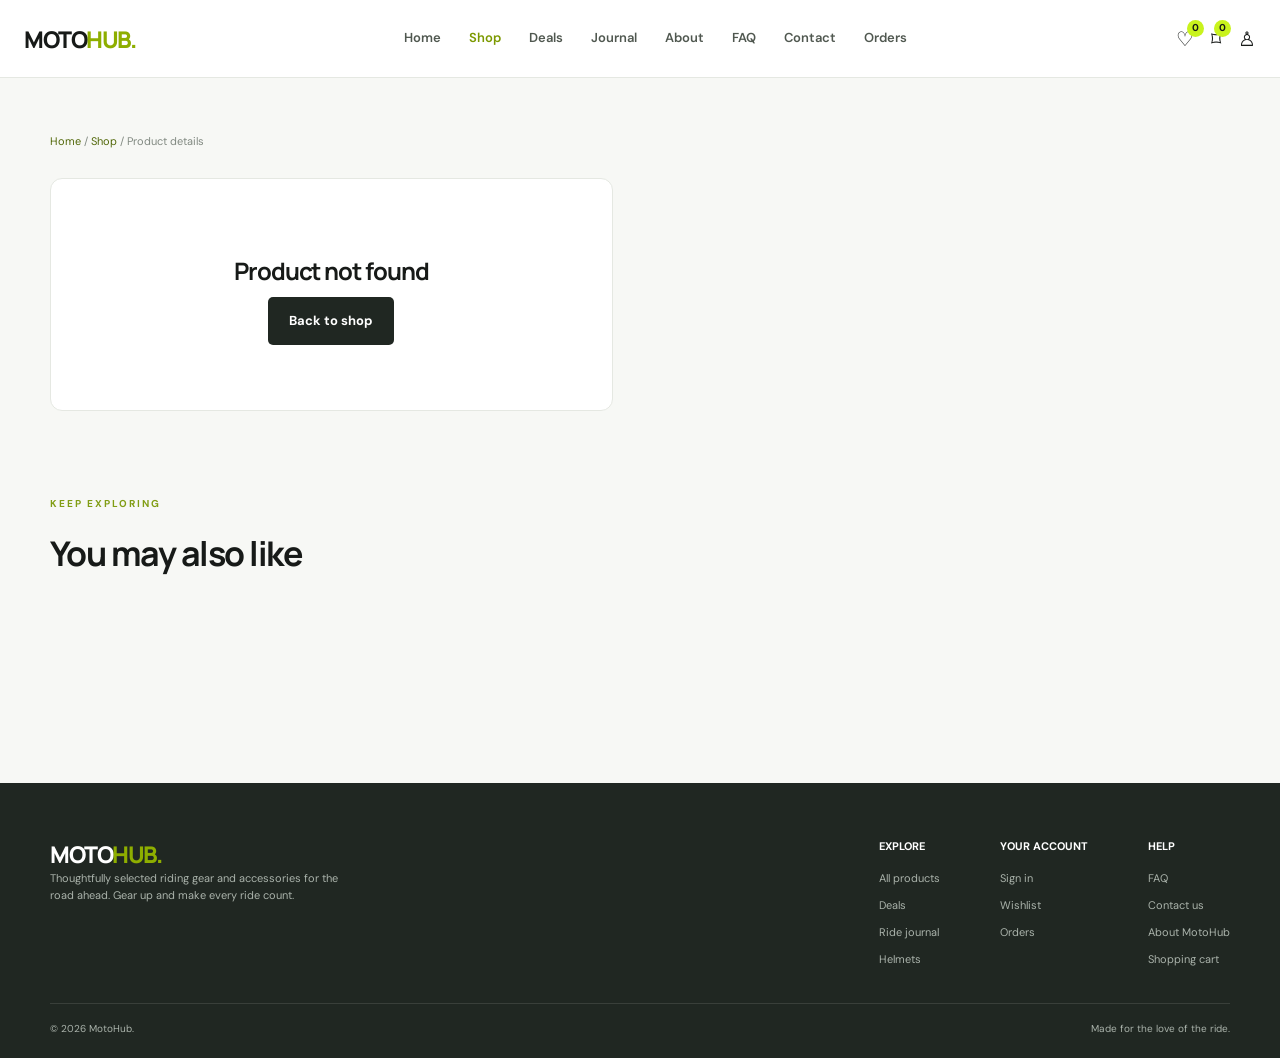
<file: pages/product-details.html>
<!DOCTYPE html>
<html lang="en">

<head>
    <meta charset="UTF-8">
    <meta name="viewport" content="width=device-width, initial-scale=1.0">
    <title>Product Details | MotoHub</title>
    <link rel="stylesheet" href="../css/style.css">
</head>

<body data-page="details">
    <div id="site-header"></div>
    <main class="container page-main">
        <div class="breadcrumb"><a href="../index.html">Home</a> / <a href="products.html">Shop</a> / <span>Product
                details</span></div>
        <div id="product-detail" class="detail-layout"></div>
        <section class="section">
            <div class="section-heading">
                <div><span class="eyebrow">KEEP EXPLORING</span>
                    <h2>You may also like</h2>
                </div>
            </div>
            <div id="related-products" class="product-grid"></div>
        </section>
    </main>
    <div id="site-footer"></div>
    <script src="../js/products.js"></script>
    <script src="../js/app.js"></script>
</body>

</html>
</file>
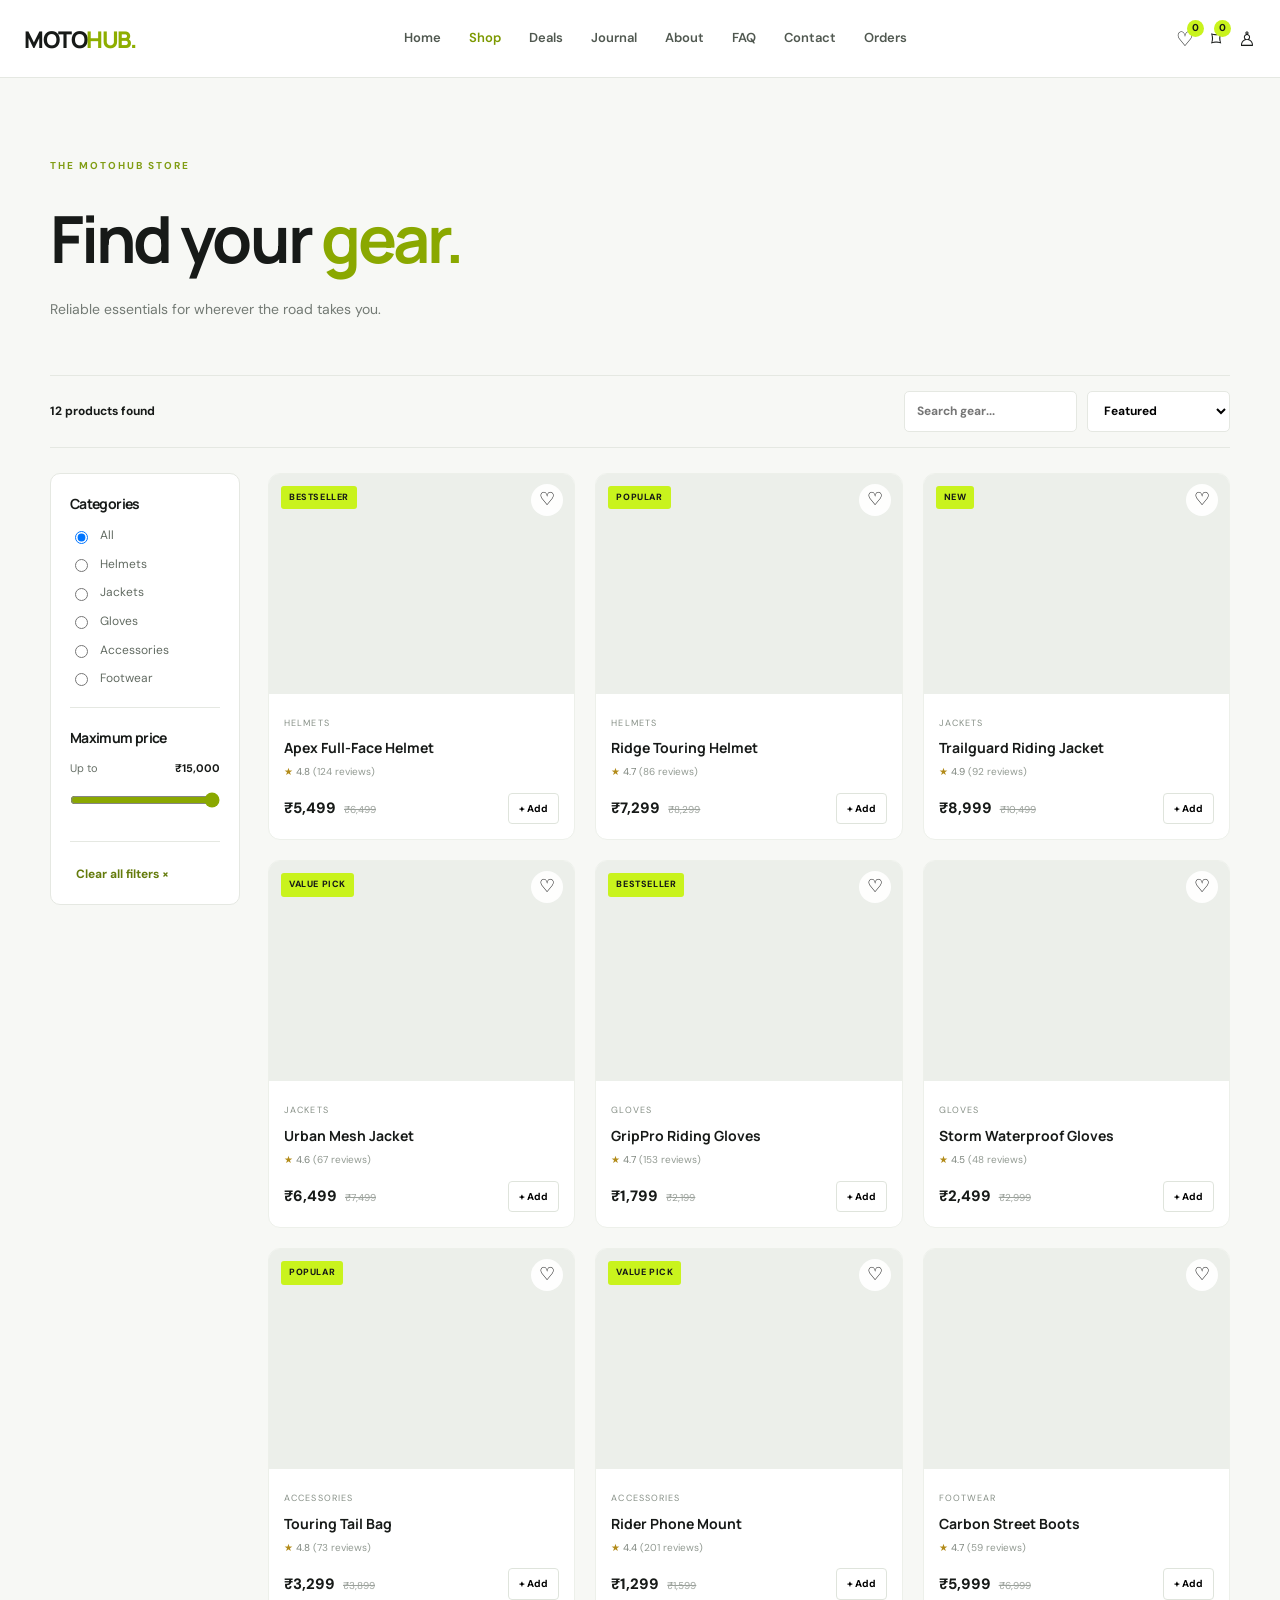
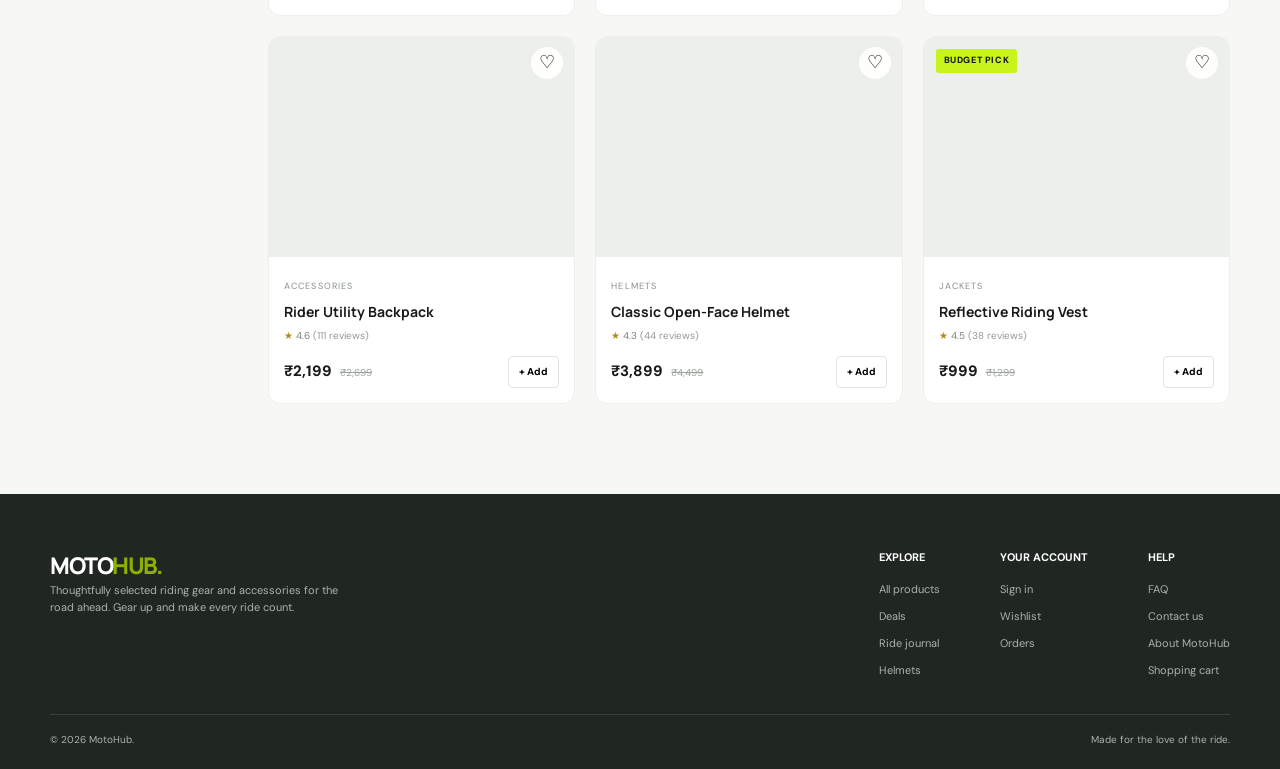
<file: pages/products.html>
<!DOCTYPE html>
<html lang="en">

<head>
  <meta charset="UTF-8">
  <meta name="viewport" content="width=device-width, initial-scale=1.0">
  <title>Shop Gear | MotoHub</title>
  <link rel="stylesheet" href="../css/style.css">
</head>

<body data-page="products">
  <div id="site-header"></div>
  <main class="container page-main">
    <div class="page-intro"><span class="eyebrow">THE MOTOHUB STORE</span>
      <h1>Find your <em>gear.</em></h1>
      <p>Reliable essentials for wherever the road takes you.</p>
    </div>
    <div class="shop-toolbar">
      <div id="results-count">All products</div>
      <div class="toolbar-controls"><input id="search-input" class="search-input" type="search"
          placeholder="Search gear..." aria-label="Search products"><select id="sort-select" aria-label="Sort products">
          <option value="featured">Featured</option>
          <option value="price-low">Price: low to high</option>
          <option value="price-high">Price: high to low</option>
          <option value="rating">Top rated</option>
        </select></div>
    </div>
    <div class="shop-layout">
      <aside class="filters">
        <h3>Categories</h3>
        <div id="category-filters" class="filter-list"></div>
        <hr>
        <h3>Maximum price</h3><label class="range-label">Up to <strong id="price-value">₹15,000</strong></label><input
          id="price-filter" type="range" min="500" max="15000" step="500" value="15000">
        <hr><button id="clear-filters" class="text-link" type="button">Clear all filters ×</button>
      </aside>
      <section>
        <div id="shop-products" class="product-grid"></div>
        <p id="empty-state" class="empty-state hidden">No gear found. Try changing your filters.</p>
      </section>
    </div>
  </main>
  <div id="site-footer"></div>
  <script src="../js/products.js"></script>
  <script src="../js/app.js"></script>
</body>

</html>
</file>
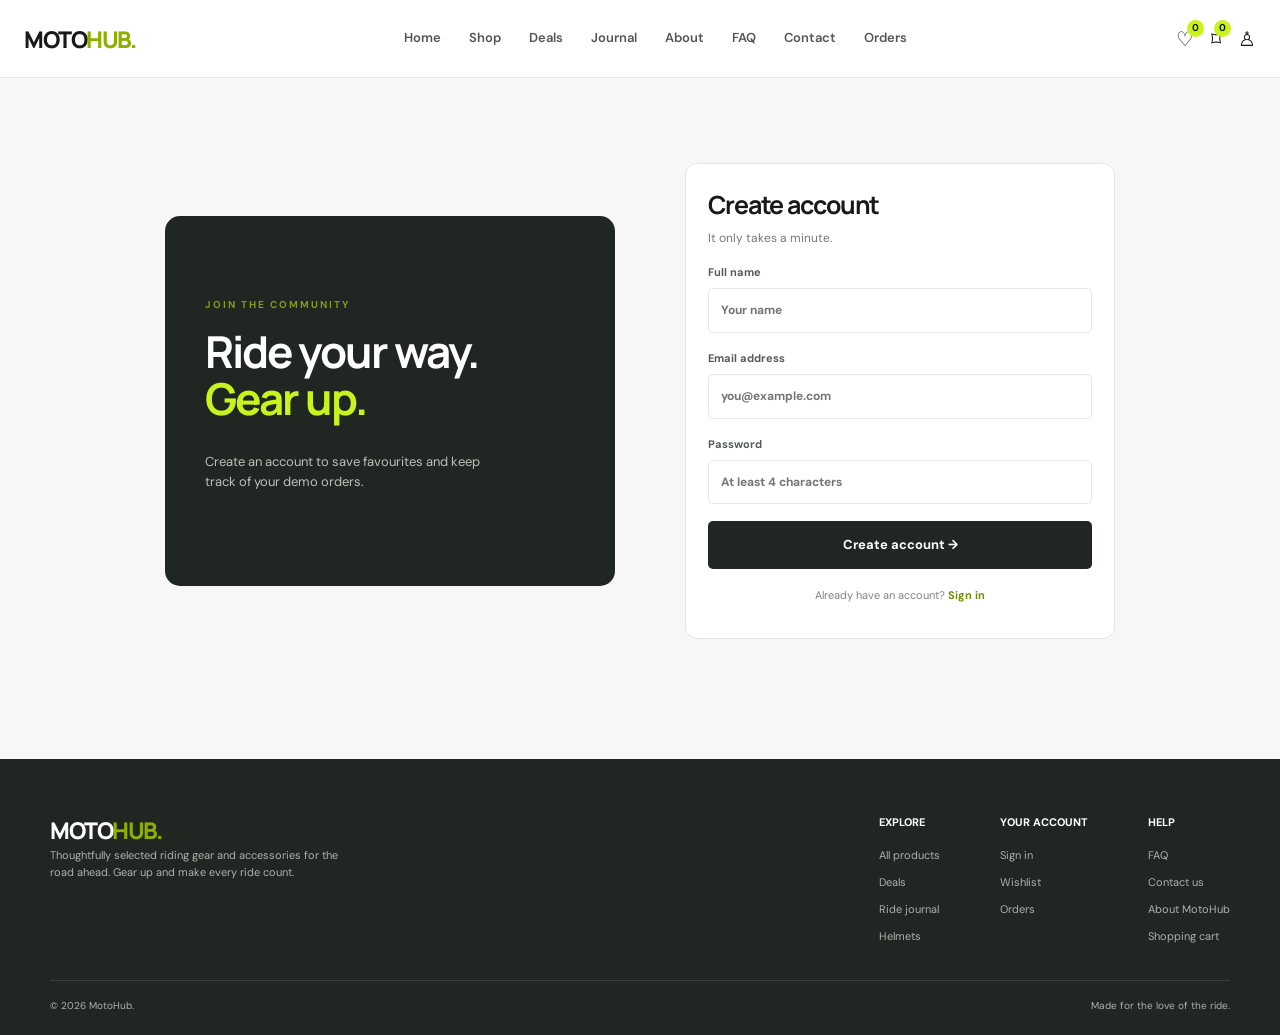
<file: pages/register.html>
<!DOCTYPE html>
<html lang="en">

<head>
    <meta charset="UTF-8">
    <meta name="viewport" content="width=device-width, initial-scale=1.0">
    <title>Create account | MotoHub</title>
    <link rel="stylesheet" href="../css/style.css">
</head>

<body data-page="register">
    <div id="site-header"></div>
    <main class="container page-main">
        <div class="auth-wrap">
            <div class="auth-aside"><span class="eyebrow">JOIN THE COMMUNITY</span>
                <h1>Ride your way.<br><em>Gear up.</em></h1>
                <p>Create an account to save favourites and keep track of your demo orders.</p>
            </div>
            <form id="register-form" class="form-card">
                <h2>Create account</h2>
                <p class="muted">It only takes a minute.</p><label>Full name<input type="text" name="name" required
                        minlength="2" placeholder="Your name"></label><label>Email address<input type="email"
                        name="email" required placeholder="you@example.com"></label><label>Password<input
                        type="password" name="password" required minlength="4"
                        placeholder="At least 4 characters"></label><button class="btn btn-dark full"
                    type="submit">Create account →</button>
                <p class="form-note">Already have an account? <a href="login.html">Sign in</a></p>
                <p id="auth-message" class="form-message" aria-live="polite"></p>
            </form>
        </div>
    </main>
    <div id="site-footer"></div>
    <script src="../js/products.js"></script>
    <script src="../js/app.js"></script>
</body>

</html>
</file>
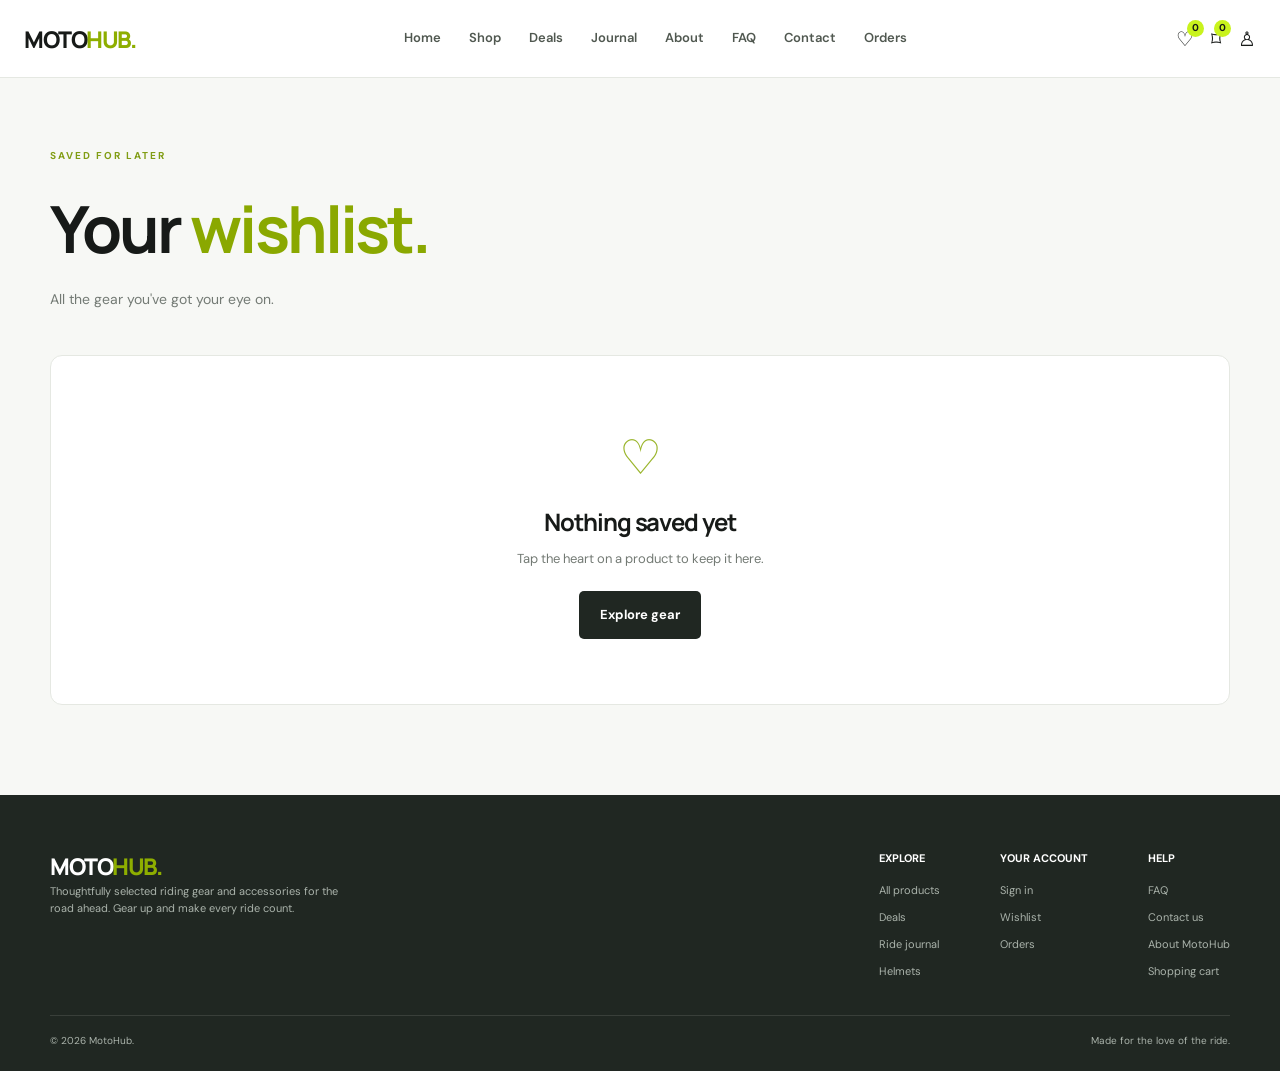
<file: pages/wishlist.html>
<!DOCTYPE html>
<html lang="en">

<head>
    <meta charset="UTF-8">
    <meta name="viewport" content="width=device-width, initial-scale=1.0">
    <title>Your Wishlist | MotoHub</title>
    <link rel="stylesheet" href="../css/style.css">
</head>

<body data-page="wishlist">
    <div id="site-header"></div>
    <main class="container page-main">
        <div class="page-intro compact"><span class="eyebrow">SAVED FOR LATER</span>
            <h1>Your <em>wishlist.</em></h1>
            <p>All the gear you've got your eye on.</p>
        </div>
        <div id="wishlist-products" class="product-grid"></div>
        <div id="wishlist-empty" class="empty-panel hidden">
            <div class="empty-icon">♡</div>
            <h2>Nothing saved yet</h2>
            <p>Tap the heart on a product to keep it here.</p><a class="btn btn-dark" href="products.html">Explore
                gear</a>
        </div>
    </main>
    <div id="site-footer"></div>
    <script src="../js/products.js"></script>
    <script src="../js/app.js"></script>
</body>

</html>
</file>
<file: css/style.css>
@import url('https://fonts.googleapis.com/css2?family=DM+Sans:wght@400;500;600;700&family=Manrope:wght@400;500;600;700;800&display=swap');

:root {
    --ink: #171a18;
    --muted: #737a74;
    --paper: #f7f8f5;
    --white: #fff;
    --line: #e5e8e2;
    --lime: #c9f31d;
    --dark: #202722;
    --radius: 18px;
    --shadow: 0 12px 35px rgba(22, 30, 24, .08)
}

* {
    box-sizing: border-box
}

html {
    scroll-behavior: smooth
}

body {
    margin: 0;
    background: var(--paper);
    color: var(--ink);
    font-family: 'DM Sans', sans-serif;
    line-height: 1.55
}

h1,
h2,
h3,
h4,
p {
    margin-top: 0
}

h1,
h2,
h3 {
    font-family: Manrope, sans-serif;
    letter-spacing: -.045em
}

a {
    color: inherit;
    text-decoration: none
}

button,
input,
select,
textarea {
    font: inherit
}

button,
a,
input,
select {
    -webkit-tap-highlight-color: transparent
}

.container {
    width: min(1180px, calc(100% - 48px));
    margin-inline: auto
}

.site-header {
    height: 78px;
    background: rgba(255, 255, 255, .94);
    border-bottom: 1px solid var(--line);
    display: flex;
    align-items: center;
    position: sticky;
    top: 0;
    z-index: 20;
    backdrop-filter: blur(14px)
}

.nav-wrap {
    width: min(1320px, calc(100% - 48px));
    margin: auto;
    display: flex;
    align-items: center;
    gap: 38px
}

.logo {
    font: 800 23px Manrope, sans-serif;
    letter-spacing: -1.5px
}

.logo span {
    color: #8eae00
}

.nav-links {
    display: flex;
    gap: 28px;
    margin: auto;
    font-size: 13px;
    font-weight: 600;
    color: #505850
}

.nav-links a:hover,
.nav-links a.active {
    color: #7c9900
}

.nav-actions {
    display: flex;
    align-items: center;
    gap: 17px
}

.nav-icon {
    position: relative;
    font-size: 20px;
    line-height: 1
}

.count {
    position: absolute;
    top: -9px;
    right: -10px;
    background: var(--lime);
    border-radius: 50%;
    min-width: 17px;
    height: 17px;
    display: grid;
    place-items: center;
    font-size: 10px;
    font-weight: 700
}

.menu-toggle {
    display: none;
    border: 0;
    background: none;
    font-size: 24px
}

.hero {
    min-height: 570px;
    background:
        linear-gradient(90deg, rgba(23, 26, 24, 0.88) 0%, rgba(34, 42, 37, 0.65) 55%, rgba(23, 26, 24, 0.45) 100%),
        url("../images/banners/hero-banner.jpg") center / cover no-repeat,
        #222a25;
    color: white;
    display: flex;
    align-items: center;
    overflow: hidden;
    position: relative;
    padding: 70px max(7vw, calc((100vw - 1180px)/2))
}

.hero-content {
    position: relative;
    z-index: 2;
    max-width: 530px
}

.eyebrow {
    font-size: 10px;
    font-weight: 700;
    letter-spacing: 2px;
    color: #819d14;
    display: block;
    margin-bottom: 15px
}

.hero .eyebrow {
    color: var(--lime)
}

.hero h1 {
    font-size: clamp(54px, 7vw, 88px);
    line-height: .99;
    margin: 0 0 24px
}

.hero h1 em,
.page-intro h1 em,
.auth-aside h1 em {
    font-style: normal;
    color: var(--lime)
}

.hero p {
    color: #d6dcd6;
    max-width: 390px;
    margin-bottom: 30px
}

.btn {
    border: 0;
    border-radius: 5px;
    padding: 14px 21px;
    display: inline-flex;
    align-items: center;
    justify-content: center;
    gap: 22px;
    font-size: 13px;
    font-weight: 700;
    cursor: pointer;
    transition: .2s
}

.btn:hover {
    transform: translateY(-2px)
}

.btn-light {
    background: var(--lime);
    color: #1c2418
}

.btn-dark {
    background: var(--dark);
    color: white
}

.btn-dark:hover {
    background: #354238
}

.hero-note {
    margin-top: 42px;
    color: #c5cec6;
    font-size: 11px;
    letter-spacing: .4px
}

.live-dot {
    display: inline-block;
    width: 7px;
    height: 7px;
    background: var(--lime);
    border-radius: 50%;
    margin-right: 8px
}

.promo-mark span {
    font-size: 13px;
    vertical-align: top;
    letter-spacing: 0
}

.trust-strip {
    background: #eaf0e4;
    display: flex;
    justify-content: center;
    gap: clamp(35px, 9vw, 130px);
    padding: 22px
}

.trust-strip div {
    display: flex;
    gap: 12px;
    align-items: center;
    font-size: 12px;
    color: #5c665c
}

.trust-strip strong {
    font: 800 18px Manrope;
    color: #849d24
}

.section {
    padding-top: 85px;
    padding-bottom: 85px
}

.section-heading {
    display: flex;
    align-items: end;
    justify-content: space-between;
    margin-bottom: 28px
}

.section-heading h2 {
    font-size: 34px;
    margin: 0
}

.text-link {
    font-size: 12px;
    font-weight: 700;
    color: #647b0c;
    background: none;
    border: 0;
    cursor: pointer
}

.category-grid {
    display: grid;
    grid-template-columns: repeat(4, 1fr);
    gap: 15px
}

.category-card {
    min-height: 245px;
    border-radius: 12px;
    padding: 22px;
    color: white;
    display: flex;
    flex-direction: column;
    justify-content: end;
    position: relative;
    overflow: hidden;
    background: #343e37;
    isolation: isolate
}

.category-card:before {
    content: "";
    position: absolute;
    inset: 0;
    z-index: -1;
    background: linear-gradient(0deg, #101711dd, transparent 75%)
}

.category-card:after {
    content: "";
    position: absolute;
    inset: 0;
    z-index: -2;
    background: radial-gradient(circle at 70% 30%, #8a9b75, #303b34 60%)
}

.category-jacket:after {
    background: radial-gradient(circle at 70% 30%, #8c8174, #30332f 65%)
}

.category-gloves:after {
    background: radial-gradient(circle at 70% 30%, #7d887b, #26332e 65%)
}

.category-accessory:after {
    background: radial-gradient(circle at 70% 30%, #a18d65, #34332c 65%)
}

.category-card span {
    font-size: 9px;
    letter-spacing: 1.4px;
    color: #d4e6a1
}

.category-card h3 {
    font-size: 27px;
    margin: 7px 0
}

.category-card b {
    font-size: 11px
}

.featured-section {
    background: #eef1eb
}

.product-grid {
    display: grid;
    grid-template-columns: repeat(4, minmax(0, 1fr));
    gap: 20px
}

.product-card {
    background: white;
    border: 1px solid #edf0ea;
    border-radius: 12px;
    overflow: hidden;
    position: relative;
    transition: .22s
}

.product-card:hover {
    transform: translateY(-4px);
    box-shadow: var(--shadow)
}

.product-image {
    height: 220px;
    background: #ecefea;
    display: grid;
    place-items: center;
    overflow: hidden;
    position: relative
}

.product-image img {
    width: 100%;
    height: 100%;
    object-fit: cover;
    transition: transform .35s
}

.product-card:hover .product-image img {
    transform: scale(1.045)
}

.product-tag {
    position: absolute;
    top: 12px;
    left: 12px;
    background: var(--lime);
    padding: 5px 8px;
    border-radius: 3px;
    font-size: 9px;
    font-weight: 800;
    text-transform: uppercase;
    letter-spacing: .6px
}

.heart-btn {
    position: absolute;
    right: 11px;
    top: 10px;
    border: 0;
    background: #ffffffed;
    width: 32px;
    height: 32px;
    border-radius: 50%;
    font-size: 18px;
    cursor: pointer
}

.heart-btn.saved {
    color: #d34e4e
}

.product-info {
    padding: 15px
}

.product-category {
    font-size: 9px;
    color: #879087;
    text-transform: uppercase;
    letter-spacing: 1.1px
}

.product-name {
    font: 700 14px Manrope, sans-serif;
    margin: 5px 0 7px;
    display: block
}

.product-rating {
    font-size: 10px;
    color: #7b837b
}

.product-rating span {
    color: #b28b19
}

.product-bottom {
    display: flex;
    justify-content: space-between;
    align-items: center;
    margin-top: 13px
}

.price {
    font-size: 15px;
    font-weight: 800
}

.old-price {
    font-size: 10px;
    color: #9ba19b;
    text-decoration: line-through;
    margin-left: 5px;
    font-weight: 400
}

.quick-add {
    border: 1px solid #dfe4dc;
    background: white;
    border-radius: 4px;
    padding: 7px 10px;
    font-size: 10px;
    font-weight: 700;
    cursor: pointer
}

.quick-add:hover {
    background: var(--lime);
    border-color: var(--lime)
}

.wide-promo {
    margin-top: 85px;
    margin-bottom: 85px;
    background: #dfe8d7;
    border-radius: 16px;
    min-height: 280px;
    padding: 48px 6%;
    display: flex;
    justify-content: space-between;
    align-items: center;
    overflow: hidden
}

.wide-promo h2 {
    font-size: 42px;
    line-height: 1.05;
    margin-bottom: 12px
}

.wide-promo p {
    font-size: 13px;
    color: #697268
}

.promo-mark {
    font: 800 125px Manrope;
    letter-spacing: -12px;
    color: #aebda5;
    transform: rotate(-12deg)
}

.site-footer {
    background: #202722;
    color: white;
    padding: 55px 0 22px
}

.footer-inner {
    width: min(1180px, calc(100% - 48px));
    margin: auto;
    display: flex;
    justify-content: space-between;
    gap: 30px
}

.footer-brand {
    max-width: 300px
}

.footer-brand p,
.footer-small {
    font-size: 11px;
    color: #aab3ab
}

.footer-links {
    display: flex;
    gap: 60px
}

.footer-links div {
    display: grid;
    gap: 10px;
    align-content: start
}

.footer-links strong {
    font-size: 11px;
    margin-bottom: 5px
}

.footer-links a {
    font-size: 11px;
    color: #aab3ab
}

.footer-bottom {
    width: min(1180px, calc(100% - 48px));
    margin: 35px auto 0;
    padding-top: 17px;
    border-top: 1px solid #ffffff1c;
    font-size: 10px;
    color: #aab3ab;
    display: flex;
    justify-content: space-between
}

.page-main {
    padding-top: 55px;
    padding-bottom: 90px;
    min-height: 65vh
}

.page-intro {
    padding: 25px 0 40px
}

.page-intro h1 {
    font-size: clamp(42px, 6vw, 65px);
    margin: 0 0 10px
}

.page-intro h1 em {
    color: #8aa800
}

.page-intro p {
    color: var(--muted);
    font-size: 14px
}

.page-intro.compact {
    padding-top: 15px;
    padding-bottom: 30px
}

.shop-toolbar {
    display: flex;
    justify-content: space-between;
    align-items: center;
    border-top: 1px solid var(--line);
    border-bottom: 1px solid var(--line);
    padding: 15px 0;
    margin-bottom: 25px;
    font-size: 12px;
    font-weight: 700
}

.toolbar-controls {
    display: flex;
    gap: 10px
}

.search-input,
select {
    border: 1px solid var(--line);
    background: white;
    border-radius: 5px;
    padding: 10px 12px;
    font-size: 12px;
    outline: none
}

.search-input:focus,
select:focus,
input:focus {
    border-color: #9ebc20
}

.shop-layout {
    display: grid;
    grid-template-columns: 190px 1fr;
    gap: 28px
}

.filters {
    background: white;
    border: 1px solid var(--line);
    border-radius: 10px;
    padding: 19px;
    height: max-content
}

.filters h3 {
    font-size: 14px;
    margin-bottom: 12px
}

.filter-list {
    display: grid;
    gap: 10px
}

.filter-list label {
    font-size: 12px;
    color: #626b62;
    display: flex;
    gap: 9px;
    align-items: center;
    cursor: pointer
}

.filters hr {
    border: 0;
    border-top: 1px solid var(--line);
    margin: 19px 0
}

.range-label {
    display: flex;
    justify-content: space-between;
    font-size: 11px;
    color: #687168
}

.range-label strong {
    color: var(--ink)
}

input[type=range] {
    width: 100%;
    accent-color: #8aa800;
    margin: 14px 0
}

.shop-layout .product-grid {
    grid-template-columns: repeat(3, minmax(0, 1fr))
}

.empty-state {
    padding: 50px;
    text-align: center;
    color: var(--muted);
    background: white;
    border-radius: 10px
}

.hidden {
    display: none !important
}

.breadcrumb {
    font-size: 11px;
    color: #818981;
    margin-bottom: 28px
}

.breadcrumb a {
    color: #52680a
}

.detail-layout {
    display: grid;
    grid-template-columns: 1fr 1fr;
    gap: 55px;
    align-items: start
}

.detail-image {
    background: #e9ede7;
    border-radius: 14px;
    overflow: hidden;
    min-height: 480px
}

.detail-image img {
    width: 100%;
    height: 480px;
    object-fit: cover
}

.detail-info {
    padding: 15px 0
}

.detail-info h1 {
    font-size: 38px;
    line-height: 1.1;
    margin: 10px 0
}

.detail-info .detail-price {
    font-size: 24px;
    font-weight: 800;
    margin: 18px 0
}

.detail-info p {
    color: #6e776e;
    font-size: 13px
}

.detail-info .detail-description {
    margin: 20px 0;
    line-height: 1.8
}

.detail-options {
    display: flex;
    gap: 10px;
    margin: 17px 0 25px
}

.detail-options button {
    border: 1px solid var(--line);
    background: white;
    padding: 9px 15px;
    border-radius: 5px;
    cursor: pointer
}

.detail-options button.selected {
    border-color: #8aa800;
    background: #f1f7dc
}

.detail-actions {
    display: flex;
    gap: 10px
}

.detail-actions .btn {
    flex: 1
}

.detail-meta {
    border-top: 1px solid var(--line);
    margin-top: 25px;
    padding-top: 18px;
    font-size: 11px;
    color: #788078;
    display: grid;
    gap: 8px
}

.empty-panel {
    text-align: center;
    padding: 65px 20px;
    background: white;
    border: 1px solid var(--line);
    border-radius: 12px
}

.empty-icon {
    font-size: 48px;
    color: #9ab52b
}

.empty-panel h2 {
    margin: 8px 0
}

.empty-panel p {
    color: var(--muted);
    font-size: 13px;
    margin-bottom: 22px
}

.cart-layout {
    display: grid;
    grid-template-columns: 1.5fr .8fr;
    gap: 25px;
    align-items: start
}

.cart-items,
.summary-card,
.form-card {
    background: white;
    border: 1px solid var(--line);
    border-radius: 12px;
    padding: 22px
}

.cart-row {
    display: grid;
    grid-template-columns: 100px 1fr auto;
    gap: 16px;
    padding: 15px 0;
    border-bottom: 1px solid var(--line);
    align-items: center
}

.cart-row:first-child {
    padding-top: 0
}

.cart-row:last-child {
    border: 0;
    padding-bottom: 0
}

.cart-row img {
    width: 100px;
    height: 95px;
    object-fit: cover;
    border-radius: 7px;
    background: #edf0eb
}

.cart-row h3 {
    font-size: 14px;
    margin: 0 0 5px
}

.cart-row p {
    font-size: 10px;
    color: var(--muted);
    margin: 0 0 8px
}

.qty-control {
    display: inline-flex;
    border: 1px solid var(--line);
    border-radius: 4px;
    align-items: center
}

.qty-control button {
    border: 0;
    background: white;
    padding: 4px 9px;
    cursor: pointer
}

.qty-control span {
    font-size: 11px;
    min-width: 20px;
    text-align: center
}

.remove-btn {
    border: 0;
    background: none;
    color: #a15a52;
    font-size: 10px;
    cursor: pointer;
    margin-left: 12px
}

.summary-card h2 {
    font-size: 18px
}

.summary-line {
    display: flex;
    justify-content: space-between;
    font-size: 12px;
    color: #697269;
    margin: 13px 0
}

.summary-total {
    border-top: 1px solid var(--line);
    padding-top: 15px;
    margin-top: 17px;
    color: var(--ink);
    font-weight: 800;
    font-size: 15px
}

.summary-card .btn {
    width: 100%;
    margin-top: 14px
}

.summary-note {
    font-size: 10px;
    color: #8a9289;
    text-align: center;
    margin: 12px 0 0
}

.checkout-layout {
    display: grid;
    grid-template-columns: 1.3fr .7fr;
    gap: 25px;
    align-items: start
}

.checkout-form {
    display: grid;
    grid-template-columns: 1fr 1fr;
    gap: 15px
}

.checkout-form label,
.form-card label {
    font-size: 11px;
    font-weight: 700;
    display: grid;
    gap: 7px;
    color: #525c53
}

.checkout-form label.full-field {
    grid-column: 1/-1
}

.checkout-form input,
.checkout-form textarea,
.form-card input {
    width: 100%;
    border: 1px solid var(--line);
    border-radius: 5px;
    padding: 12px;
    font-size: 12px;
    background: #fff;
    outline: none
}

.checkout-form textarea {
    min-height: 80px;
    resize: vertical
}

.checkout-form button {
    grid-column: 1/-1
}

.checkout-items {
    font-size: 11px;
    color: #687168
}

.checkout-item {
    display: flex;
    justify-content: space-between;
    gap: 10px;
    margin: 12px 0
}

.auth-wrap {
    display: grid;
    grid-template-columns: 1fr 430px;
    gap: 70px;
    align-items: center;
    max-width: 950px;
    margin: 30px auto
}

.auth-aside {
    background: #202722;
    color: white;
    border-radius: 15px;
    padding: 50px 40px;
    min-height: 370px;
    display: flex;
    flex-direction: column;
    justify-content: center
}

.auth-aside h1 {
    font-size: 44px;
    line-height: 1.08
}

.auth-aside p {
    font-size: 13px;
    color: #b9c1b9;
    max-width: 300px
}

.form-card h2 {
    font-size: 25px;
    margin-bottom: 4px
}

.muted {
    font-size: 12px;
    color: var(--muted)
}

.form-card label {
    margin: 17px 0
}

.full {
    width: 100%
}

.form-note {
    text-align: center;
    font-size: 11px;
    color: #7d867d;
    margin: 18px 0 0
}

.form-note a {
    color: #718b0a;
    font-weight: 700
}

.form-message {
    font-size: 12px;
    color: #9a493d;
    margin-top: 10px
}

.order-card {
    background: white;
    border: 1px solid var(--line);
    border-radius: 10px;
    padding: 20px;
    margin-bottom: 15px
}

.order-head {
    display: flex;
    justify-content: space-between;
    gap: 15px;
    border-bottom: 1px solid var(--line);
    padding-bottom: 12px;
    margin-bottom: 12px;
    font-size: 12px
}

.order-status {
    color: #668000;
    font-weight: 700
}

.order-product {
    display: flex;
    justify-content: space-between;
    font-size: 12px;
    padding: 5px 0
}

.order-total {
    font-weight: 800;
    text-align: right;
    margin-top: 10px
}

.toast {
    position: fixed;
    bottom: 24px;
    left: 50%;
    transform: translate(-50%, 20px);
    background: #202722;
    color: white;
    padding: 12px 18px;
    border-radius: 6px;
    font-size: 12px;
    z-index: 50;
    opacity: 0;
    pointer-events: none;
    transition: .25s;
    box-shadow: var(--shadow)
}

.toast.show {
    opacity: 1;
    transform: translate(-50%, 0)
}

@media(max-width:900px) {
    .product-grid {
        grid-template-columns: repeat(2, minmax(0, 1fr))
    }

    .shop-layout .product-grid {
        grid-template-columns: repeat(2, minmax(0, 1fr))
    }

    .category-grid {
        grid-template-columns: repeat(2, 1fr)
    }

    .detail-layout {
        gap: 25px
    }

    .auth-wrap {
        gap: 25px;
        grid-template-columns: 1fr 1fr
    }

    .nav-wrap {
        gap: 20px
    }

    .nav-links {
        gap: 15px
    }

    .cart-layout,
    .checkout-layout {
        grid-template-columns: 1fr
    }
}

@media(max-width:640px) {
    .container,
    .nav-wrap {
        width: calc(100% - 30px)
    }

    .site-header {
        height: 66px
    }

    .nav-wrap {
        gap: 12px
    }

    .menu-toggle {
        display: block;
        order: 3;
        margin-left: auto
    }

    .nav-links {
        display: none;
        position: absolute;
        top: 65px;
        left: 0;
        right: 0;
        background: white;
        padding: 18px 22px;
        border-bottom: 1px solid var(--line);
        flex-direction: column;
        gap: 15px
    }

    .nav-links.open {
        display: flex
    }

    .nav-actions {
        gap: 13px
    }

    .logo {
        font-size: 21px
    }

    .hero {
        min-height: 510px;
        padding: 65px 25px
    }

    .hero h1 {
        font-size: 59px
    }

    .trust-strip {
        gap: 15px;
        padding: 17px 12px;
        justify-content: space-around
    }

    .trust-strip div {
        gap: 6px;
        flex-direction: column;
        text-align: center;
        font-size: 9px
    }

    .trust-strip strong {
        font-size: 14px
    }

    .section {
        padding: 60px 0
    }

    .section-heading h2 {
        font-size: 27px
    }

    .section-heading {
        align-items: start;
        gap: 10px
    }

    .section-heading .text-link {
        margin-top: 10px;
        text-align: right
    }

    .category-grid {
        gap: 10px
    }

    .category-card {
        min-height: 190px;
        padding: 15px
    }

    .category-card h3 {
        font-size: 23px
    }

    .product-grid,
    .shop-layout .product-grid {
        grid-template-columns: repeat(2, minmax(0, 1fr));
        gap: 11px
    }

    .product-image {
        height: 155px
    }

    .product-info {
        padding: 11px
    }

    .product-name {
        font-size: 12px
    }

    .price {
        font-size: 13px
    }

    .quick-add {
        font-size: 9px;
        padding: 6px
    }

    .wide-promo {
        margin: 55px 15px;
        padding: 30px 24px;
        min-height: 240px
    }

    .wide-promo h2 {
        font-size: 34px
    }

    .promo-mark {
        font-size: 70px;
        letter-spacing: -8px
    }

    .footer-inner {
        width: calc(100% - 30px);
        flex-direction: column
    }

    .footer-links {
        gap: 35px
    }

    .footer-bottom {
        width: calc(100% - 30px);
        gap: 10px;
        flex-wrap: wrap
    }

    .page-main {
        padding-top: 35px
    }

    .page-intro {
        padding-bottom: 25px
    }

    .shop-toolbar {
        align-items: stretch;
        flex-direction: column;
        gap: 12px
    }

    .toolbar-controls {
        width: 100%
    }

    .toolbar-controls>* {
        min-width: 0;
        flex: 1
    }

    .shop-layout {
        grid-template-columns: 1fr;
        gap: 15px
    }

    .filters {
        display: grid;
        grid-template-columns: 1fr 1fr;
        gap: 10px
    }

    .filters h3 {
        margin: 0
    }

    .filters hr {
        display: none
    }

    .filters .filter-list {
        grid-column: 1/-1;
        grid-template-columns: repeat(2, 1fr)
    }

    .filters input[type=range],
    .filters .range-label {
        grid-column: 1/-1
    }

    .detail-layout {
        grid-template-columns: 1fr;
        gap: 15px
    }

    .detail-image,
    .detail-image img {
        min-height: 300px;
        height: 330px
    }

    .detail-info h1 {
        font-size: 31px
    }

    .cart-row {
        grid-template-columns: 76px 1fr auto;
        gap: 10px
    }

    .cart-row img {
        width: 76px;
        height: 80px
    }

    .cart-row .price {
        font-size: 12px
    }

    .remove-btn {
        display: block;
        margin: 5px 0
    }

    .auth-wrap {
        grid-template-columns: 1fr;
        gap: 18px;
        margin: 0
    }

    .auth-aside {
        min-height: 230px;
        padding: 28px
    }

    .auth-aside h1 {
        font-size: 35px
    }

    .form-card {
        padding: 20px
    }

    .checkout-form {
        grid-template-columns: 1fr
    }

    .checkout-form label.full-field,
    .checkout-form button {
        grid-column: auto
    }
}

/* ---------- Additional pages: deals, journal, about, FAQ, contact ---------- */
.section-sm {
    padding: 60px 0 0
}

.chip-row {
    display: flex;
    flex-wrap: wrap;
    gap: 8px
}

.chip {
    border: 1px solid var(--line);
    background: white;
    color: #525c53;
    padding: 8px 14px;
    border-radius: 999px;
    font-size: 12px;
    font-weight: 600;
    cursor: pointer;
    transition: .2s
}

.chip:hover {
    border-color: #9ebc20
}

.chip.selected {
    border-color: #8aa800;
    background: #f1f7dc;
    color: #4f6300
}

.btn-ghost {
    background: transparent;
    color: white;
    border: 1px solid #ffffff40
}

.btn-ghost:hover {
    border-color: var(--lime)
}

.deal-highlight {
    background: var(--dark);
    color: white;
    border-radius: 16px;
    padding: 40px 6%;
    display: grid;
    grid-template-columns: 1.1fr .9fr;
    gap: 40px;
    align-items: center;
    margin-bottom: 40px;
    overflow: hidden
}

.deal-highlight .eyebrow {
    color: var(--lime)
}

.deal-highlight h2 {
    font-size: clamp(30px, 4vw, 44px);
    line-height: 1.05;
    margin-bottom: 12px
}

.deal-highlight p {
    color: #b9c1b9;
    font-size: 13px;
    max-width: 440px
}

.deal-highlight .detail-price {
    font-size: 26px;
    font-weight: 800;
    margin: 18px 0 22px
}

.deal-highlight .old-price {
    color: #8d968e
}

.deal-visual {
    position: relative;
    background: #e9ede7;
    border-radius: 14px;
    height: 300px
}

.deal-visual img {
    width: 100%;
    height: 100%;
    object-fit: cover;
    border-radius: 14px
}

.deal-burst {
    position: absolute;
    top: -14px;
    right: -14px;
    width: 86px;
    height: 86px;
    border-radius: 50%;
    background: var(--lime);
    color: #1c2418;
    display: grid;
    place-items: center;
    font: 800 20px Manrope, sans-serif;
    transform: rotate(-12deg)
}

.perk-grid,
.stats-grid {
    display: grid;
    grid-template-columns: repeat(3, 1fr);
    gap: 15px;
    margin-top: 50px
}

.perk-card,
.stats-grid div {
    background: #eaf0e4;
    border-radius: 12px;
    padding: 24px;
    display: grid;
    gap: 6px;
    font-size: 12px;
    color: #5c665c
}

.perk-card strong,
.stats-grid strong {
    font: 800 26px Manrope, sans-serif;
    letter-spacing: -.04em;
    color: #849d24
}

.stats-grid {
    grid-template-columns: repeat(4, 1fr)
}

.post-grid {
    display: grid;
    grid-template-columns: repeat(3, minmax(0, 1fr));
    gap: 20px
}

.post-card {
    background: white;
    border: 1px solid var(--line);
    border-radius: 12px;
    overflow: hidden;
    display: flex;
    flex-direction: column;
    transition: .25s
}

.post-card:hover {
    transform: translateY(-4px);
    box-shadow: var(--shadow)
}

.post-image {
    position: relative;
    height: 210px;
    background: #e9ede7;
    display: block
}

.post-image img {
    width: 100%;
    height: 100%;
    object-fit: cover
}

.post-body {
    padding: 18px;
    display: flex;
    flex-direction: column;
    gap: 8px;
    flex: 1
}

.post-body p {
    font-size: 12px;
    color: var(--muted);
    margin: 0;
    flex: 1
}

.post-meta {
    font-size: 11px;
    color: #929a92
}

.post-title {
    font: 700 18px Manrope, sans-serif;
    letter-spacing: -.03em;
    line-height: 1.25
}

.post-title:hover {
    color: #7c9900
}

.article {
    max-width: 780px;
    margin: 0 auto
}

.article h1 {
    font-size: clamp(34px, 5vw, 52px);
    line-height: 1.08;
    margin: 0 0 10px
}

.article-cover {
    width: 100%;
    height: 400px;
    object-fit: cover;
    border-radius: 14px;
    margin: 22px 0 30px;
    background: #e9ede7
}

.article-body p {
    font-size: 15px;
    line-height: 1.85;
    color: #3f4740
}

.about-split {
    display: grid;
    grid-template-columns: 1fr 1fr;
    gap: 55px;
    align-items: center
}

.about-image {
    min-height: 420px;
    border-radius: 16px;
    background: linear-gradient(0deg, #101711aa, transparent 70%), url("../images/banners/hero-banner.jpg") center / cover no-repeat, #343e37
}

.about-copy h2 {
    font-size: 36px;
    line-height: 1.1;
    margin-bottom: 18px
}

.about-copy p {
    color: #6e776e;
    font-size: 14px;
    line-height: 1.8
}

.about-copy .btn {
    margin-top: 10px
}

.value-grid {
    display: grid;
    grid-template-columns: repeat(4, 1fr);
    gap: 15px
}

.value-card {
    background: white;
    border: 1px solid var(--line);
    border-radius: 12px;
    padding: 24px
}

.value-card span {
    font: 800 13px Manrope, sans-serif;
    color: #849d24
}

.value-card h3 {
    font-size: 20px;
    margin: 14px 0 8px
}

.value-card p {
    font-size: 12px;
    color: var(--muted);
    margin: 0
}

.faq-search {
    width: 100%;
    max-width: 480px;
    padding: 13px 15px;
    font-size: 13px;
    margin-bottom: 30px
}

.faq-layout {
    display: grid;
    grid-template-columns: 1fr 340px;
    gap: 30px;
    align-items: start
}

.faq-group {
    margin-bottom: 30px
}

.faq-group h2 {
    font-size: 20px;
    margin-bottom: 12px
}

.faq-group details {
    background: white;
    border: 1px solid var(--line);
    border-radius: 10px;
    margin-bottom: 10px;
    transition: .2s
}

.faq-group details[open] {
    border-color: #c6d88a
}

.faq-group summary {
    cursor: pointer;
    list-style: none;
    padding: 16px 18px;
    font-size: 14px;
    font-weight: 700;
    display: flex;
    justify-content: space-between;
    gap: 15px
}

.faq-group summary::-webkit-details-marker {
    display: none
}

.faq-group summary:after {
    content: "+";
    color: #849d24;
    font-size: 18px;
    line-height: 1
}

.faq-group details[open] summary:after {
    content: "−"
}

.faq-group details p {
    padding: 0 18px 16px;
    margin: 0;
    font-size: 13px;
    color: #6e776e
}

.faq-aside {
    position: sticky;
    top: 110px;
    min-height: 300px
}

.contact-layout {
    display: grid;
    grid-template-columns: 1.4fr .9fr;
    gap: 25px;
    align-items: start
}

.contact-info {
    display: grid;
    gap: 12px
}

.info-card {
    background: white;
    border: 1px solid var(--line);
    border-radius: 12px;
    padding: 18px;
    display: flex;
    gap: 15px;
    align-items: center
}

.info-card div {
    display: grid;
    font-size: 12px;
    color: var(--muted)
}

.info-card strong {
    font-size: 14px;
    color: var(--ink)
}

.info-icon {
    width: 42px;
    height: 42px;
    border-radius: 50%;
    background: #f1f7dc;
    color: #6a8400;
    display: grid;
    place-items: center;
    font-size: 18px;
    flex-shrink: 0
}

.form-message.success {
    color: #5f7a00
}

@media(max-width:1080px) {
    .menu-toggle {
        display: block;
        order: 3;
        margin-left: 0;
        cursor: pointer
    }

    .nav-links {
        display: none;
        position: absolute;
        top: 100%;
        left: 0;
        right: 0;
        margin: 0;
        background: white;
        padding: 18px 24px;
        border-bottom: 1px solid var(--line);
        flex-direction: column;
        gap: 15px;
        box-shadow: var(--shadow)
    }

    .nav-links.open {
        display: flex
    }

    .nav-actions {
        margin-left: auto
    }

    .post-grid,
    .value-grid {
        grid-template-columns: repeat(2, minmax(0, 1fr))
    }

    .faq-layout,
    .contact-layout {
        grid-template-columns: 1fr
    }

    .faq-aside {
        position: static
    }
}

@media(max-width:640px) {
    .deal-highlight,
    .about-split {
        grid-template-columns: 1fr;
        gap: 25px
    }

    .deal-highlight {
        padding: 28px 22px
    }

    .deal-visual {
        height: 230px
    }

    .deal-burst {
        top: -10px;
        right: -6px;
        width: 70px;
        height: 70px;
        font-size: 17px
    }

    .perk-grid,
    .stats-grid,
    .post-grid,
    .value-grid {
        grid-template-columns: 1fr 1fr;
        gap: 10px
    }

    .perk-grid .perk-card:last-child {
        grid-column: 1/-1
    }

    .post-grid {
        grid-template-columns: 1fr
    }

    .about-image {
        min-height: 260px
    }

    .about-copy h2 {
        font-size: 28px
    }

    .article-cover {
        height: 240px
    }

    .shop-toolbar .chip-row {
        width: 100%
    }
}

.contact-layout .checkout-form label {
    margin: 0
}

.article-body .summary-note {
    text-align: left;
    font-size: 12px;
    color: var(--muted);
    border-top: 1px solid var(--line);
    padding-top: 15px
}
</file>
